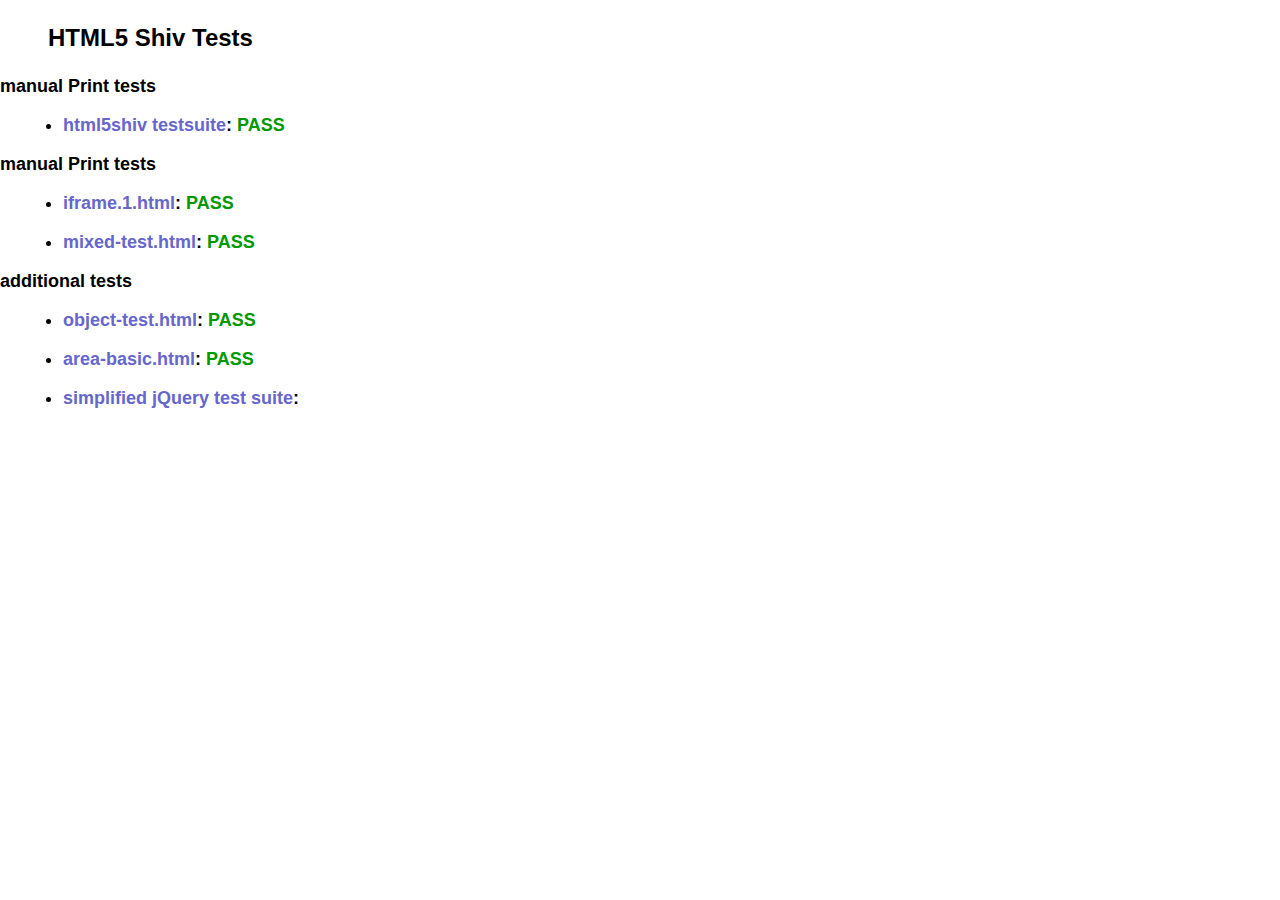
<file: ie/html5shiv/test/index.html>
<!doctype html>
<html>
	<head>
		<meta charset="utf-8">
		<title>IE&lt;9 HTML5 Shiv Tests</title>
		<link rel="stylesheet" href="style.css">
		<script src="../src/html5shiv-printshiv.js"></script>
	</head>
	<body>
		<h1>
			HTML5 Shiv Tests
		</h1>
		<h2>manual Print tests</h2>
		<ul>
			<li>
				<a href="html5shiv.html">html5shiv testsuite</a>: <span class="pass">PASS</span>
			</li>
			
		</ul>
		<h2>manual Print tests</h2>
		<ul>
			<li>
				<a href="iframe.1.html">iframe.1.html</a>: <span class="pass">PASS</span>
			</li>
			<li>
				<a href="mixed-test.html">mixed-test.html</a>: <span class="pass">PASS</span>
			</li>
			
		</ul>
		<h2>additional tests</h2>
		<ul>
			
			<li>
				<a href="object-test.html">object-test.html</a>: <span class="pass">PASS</span>
			</li>
			
			<li>
				<a href="highcharts/area-basic.html">area-basic.html</a>: <span class="pass">PASS</span>
			</li>
			<li>
				<a href="jquery-1.7.1/index.html">simplified jQuery test suite</a>:
			</li>
		</ul>
	<body>
</html>
</file>
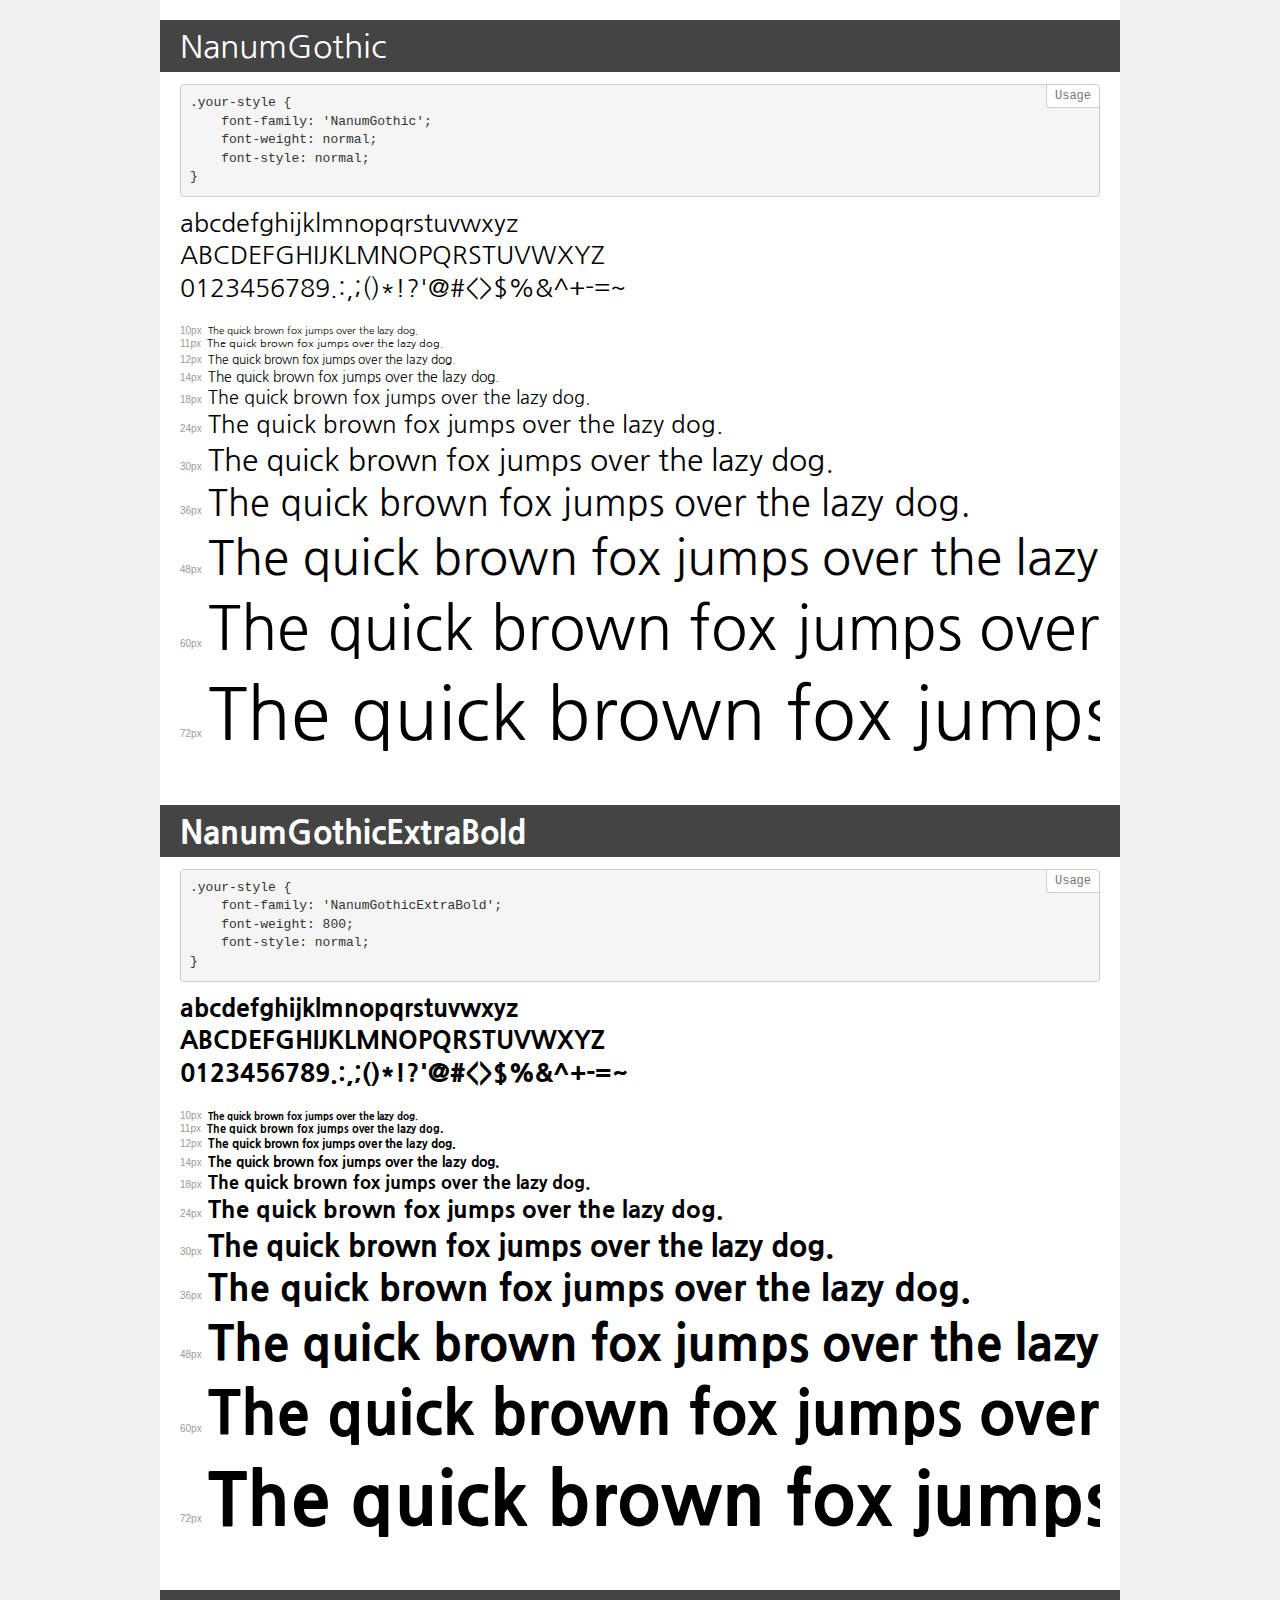
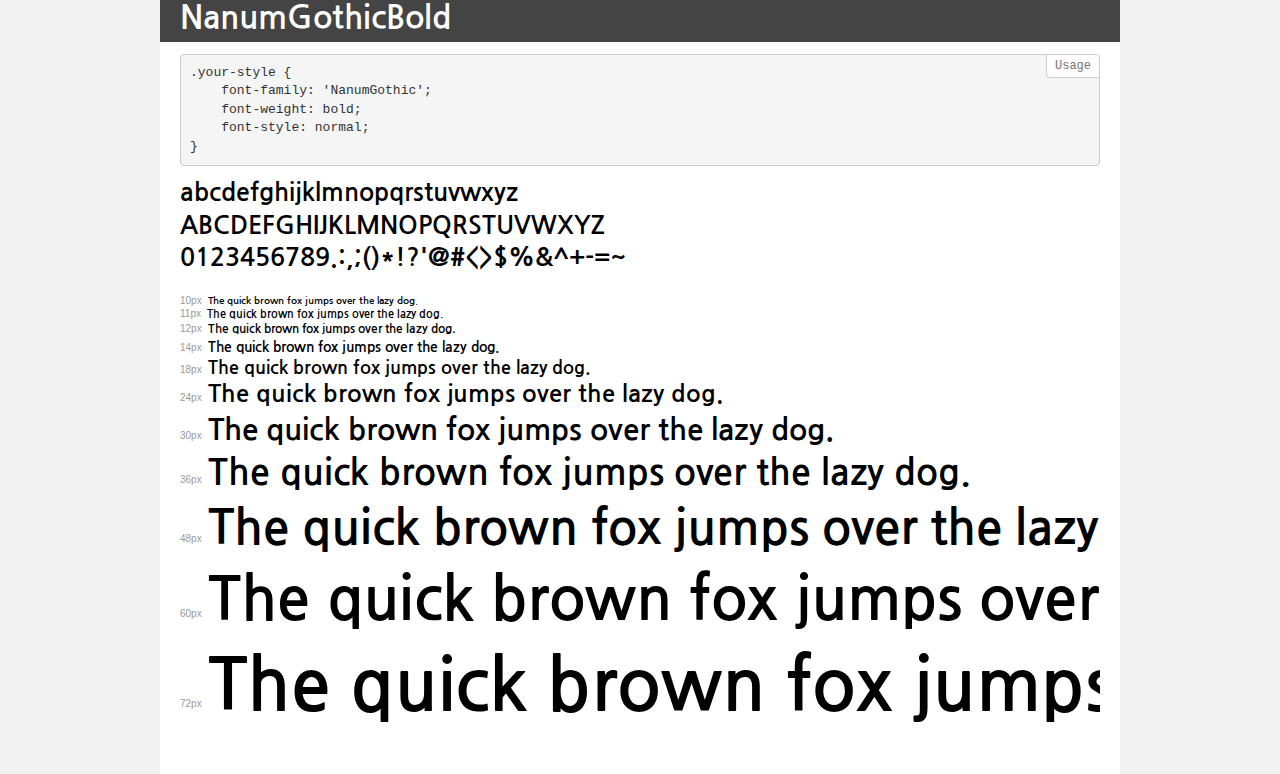
<file: fonts/demo.html>
<!DOCTYPE html>
<html>
<head>
    <meta charset="utf-8">
    <meta http-equiv="X-UA-Compatible" content="IE=edge">
    <meta name="viewport" content="width=device-width, initial-scale=1">
    <meta name="robots" content="noindex, noarchive">
    <meta name="format-detection" content="telephone=no">
    <title>Transfonter demo</title>
    <link href="stylesheet.css" rel="stylesheet">
    <style>
        /*
        http://meyerweb.com/eric/tools/css/reset/
        v2.0 | 20110126
        License: none (public domain)
        */
        html, body, div, span, applet, object, iframe,
        h1, h2, h3, h4, h5, h6, p, blockquote, pre,
        a, abbr, acronym, address, big, cite, code,
        del, dfn, em, img, ins, kbd, q, s, samp,
        small, strike, strong, sub, sup, tt, var,
        b, u, i, center,
        dl, dt, dd, ol, ul, li,
        fieldset, form, label, legend,
        table, caption, tbody, tfoot, thead, tr, th, td,
        article, aside, canvas, details, embed,
        figure, figcaption, footer, header, hgroup,
        menu, nav, output, ruby, section, summary,
        time, mark, audio, video {
            margin: 0;
            padding: 0;
            border: 0;
            font-size: 100%;
            font: inherit;
            vertical-align: baseline;
        }
        /* HTML5 display-role reset for older browsers */
        article, aside, details, figcaption, figure,
        footer, header, hgroup, menu, nav, section {
            display: block;
        }
        body {
            line-height: 1;
        }
        ol, ul {
            list-style: none;
        }
        blockquote, q {
            quotes: none;
        }
        blockquote:before, blockquote:after,
        q:before, q:after {
            content: '';
            content: none;
        }
        table {
            border-collapse: collapse;
            border-spacing: 0;
        }
        /* common styles */
        body {
            background: #f1f1f1;
            color: #000;
        }
        .page {
            background: #fff;
            width: 920px;
            margin: 0 auto;
            padding: 20px 20px 0 20px;
            overflow: hidden;
        }
        .font-container {
            overflow-x: auto;
            overflow-y: hidden;
            margin-bottom: 40px;
            line-height: 1.3;
            white-space: nowrap;
            padding-bottom: 5px;
        }
        h1 {
            position: relative;
            background: #444;
            font-size: 32px;
            color: #fff;
            padding: 10px 20px;
            margin: 0 -20px 12px -20px;
        }
        .letters {
            font-size: 25px;
            margin-bottom: 20px;
        }
        .s10:before {
            content: '10px';
        }
        .s11:before {
            content: '11px';
        }
        .s12:before {
            content: '12px';
        }
        .s14:before {
            content: '14px';
        }
        .s18:before {
            content: '18px';
        }
        .s24:before {
            content: '24px';
        }
        .s30:before {
            content: '30px';
        }
        .s36:before {
            content: '36px';
        }
        .s48:before {
            content: '48px';
        }
        .s60:before {
            content: '60px';
        }
        .s72:before {
            content: '72px';
        }
        .s10:before, .s11:before, .s12:before, .s14:before,
        .s18:before, .s24:before, .s30:before, .s36:before,
        .s48:before, .s60:before, .s72:before {
            font-family: Arial, sans-serif;
            font-size: 10px;
            font-weight: normal;
            font-style: normal;
            color: #999;
            padding-right: 6px;
        }
        pre {
            display: block;
            position: relative;
            padding: 9px;
            margin: 0 0 10px;
            font-family: Monaco, Menlo, Consolas, "Courier New", monospace !important;
            font-size: 13px;
            line-height: 1.428571429;
            color: #333;
            font-weight: normal !important;
            font-style: normal !important;
            background-color: #f5f5f5;
            border: 1px solid #ccc;
            overflow-x: auto;
            border-radius: 4px;
        }
        pre:after {
            display: block;
            position: absolute;
            right: 0;
            top: 0;
            content: 'Usage';
            line-height: 1;
            padding: 5px 8px;
            font-size: 12px;
            color: #767676;
            background-color: #fff;
            border: 1px solid #ccc;
            border-right: none;
            border-top: none;
            border-radius: 0 4px 0 4px;
            z-index: 10;
        }
        /* responsive */
        @media (max-width: 959px) {
            .page {
                width: auto;
                margin: 0;
            }
        }
    </style>
</head>
<body>
<div class="page">
    <div class="demo" style="font-family: 'NanumGothic'; font-weight: normal; font-style: normal;">
        <h1>NanumGothic</h1>
        <pre>.your-style {
    font-family: 'NanumGothic';
    font-weight: normal;
    font-style: normal;
}</pre>
        <div class="font-container">
            <p class="letters">
                abcdefghijklmnopqrstuvwxyz<br>
ABCDEFGHIJKLMNOPQRSTUVWXYZ<br>
                0123456789.:,;()*!?'@#<>$%&^+-=~
            </p>
            <p class="s10" style="font-size: 10px;">The quick brown fox jumps over the lazy dog.</p>
            <p class="s11" style="font-size: 11px;">The quick brown fox jumps over the lazy dog.</p>
            <p class="s12" style="font-size: 12px;">The quick brown fox jumps over the lazy dog.</p>
            <p class="s14" style="font-size: 14px;">The quick brown fox jumps over the lazy dog.</p>
            <p class="s18" style="font-size: 18px;">The quick brown fox jumps over the lazy dog.</p>
            <p class="s24" style="font-size: 24px;">The quick brown fox jumps over the lazy dog.</p>
            <p class="s30" style="font-size: 30px;">The quick brown fox jumps over the lazy dog.</p>
            <p class="s36" style="font-size: 36px;">The quick brown fox jumps over the lazy dog.</p>
            <p class="s48" style="font-size: 48px;">The quick brown fox jumps over the lazy dog.</p>
            <p class="s60" style="font-size: 60px;">The quick brown fox jumps over the lazy dog.</p>
            <p class="s72" style="font-size: 72px;">The quick brown fox jumps over the lazy dog.</p>
        </div>
    </div>
    <div class="demo" style="font-family: 'NanumGothicExtraBold'; font-weight: 800; font-style: normal;">
        <h1>NanumGothicExtraBold</h1>
        <pre>.your-style {
    font-family: 'NanumGothicExtraBold';
    font-weight: 800;
    font-style: normal;
}</pre>
        <div class="font-container">
            <p class="letters">
                abcdefghijklmnopqrstuvwxyz<br>
ABCDEFGHIJKLMNOPQRSTUVWXYZ<br>
                0123456789.:,;()*!?'@#<>$%&^+-=~
            </p>
            <p class="s10" style="font-size: 10px;">The quick brown fox jumps over the lazy dog.</p>
            <p class="s11" style="font-size: 11px;">The quick brown fox jumps over the lazy dog.</p>
            <p class="s12" style="font-size: 12px;">The quick brown fox jumps over the lazy dog.</p>
            <p class="s14" style="font-size: 14px;">The quick brown fox jumps over the lazy dog.</p>
            <p class="s18" style="font-size: 18px;">The quick brown fox jumps over the lazy dog.</p>
            <p class="s24" style="font-size: 24px;">The quick brown fox jumps over the lazy dog.</p>
            <p class="s30" style="font-size: 30px;">The quick brown fox jumps over the lazy dog.</p>
            <p class="s36" style="font-size: 36px;">The quick brown fox jumps over the lazy dog.</p>
            <p class="s48" style="font-size: 48px;">The quick brown fox jumps over the lazy dog.</p>
            <p class="s60" style="font-size: 60px;">The quick brown fox jumps over the lazy dog.</p>
            <p class="s72" style="font-size: 72px;">The quick brown fox jumps over the lazy dog.</p>
        </div>
    </div>
    <div class="demo" style="font-family: 'NanumGothic'; font-weight: bold; font-style: normal;">
        <h1>NanumGothicBold</h1>
        <pre>.your-style {
    font-family: 'NanumGothic';
    font-weight: bold;
    font-style: normal;
}</pre>
        <div class="font-container">
            <p class="letters">
                abcdefghijklmnopqrstuvwxyz<br>
ABCDEFGHIJKLMNOPQRSTUVWXYZ<br>
                0123456789.:,;()*!?'@#<>$%&^+-=~
            </p>
            <p class="s10" style="font-size: 10px;">The quick brown fox jumps over the lazy dog.</p>
            <p class="s11" style="font-size: 11px;">The quick brown fox jumps over the lazy dog.</p>
            <p class="s12" style="font-size: 12px;">The quick brown fox jumps over the lazy dog.</p>
            <p class="s14" style="font-size: 14px;">The quick brown fox jumps over the lazy dog.</p>
            <p class="s18" style="font-size: 18px;">The quick brown fox jumps over the lazy dog.</p>
            <p class="s24" style="font-size: 24px;">The quick brown fox jumps over the lazy dog.</p>
            <p class="s30" style="font-size: 30px;">The quick brown fox jumps over the lazy dog.</p>
            <p class="s36" style="font-size: 36px;">The quick brown fox jumps over the lazy dog.</p>
            <p class="s48" style="font-size: 48px;">The quick brown fox jumps over the lazy dog.</p>
            <p class="s60" style="font-size: 60px;">The quick brown fox jumps over the lazy dog.</p>
            <p class="s72" style="font-size: 72px;">The quick brown fox jumps over the lazy dog.</p>
        </div>
    </div>
</div>
</body>
</html>
</file>
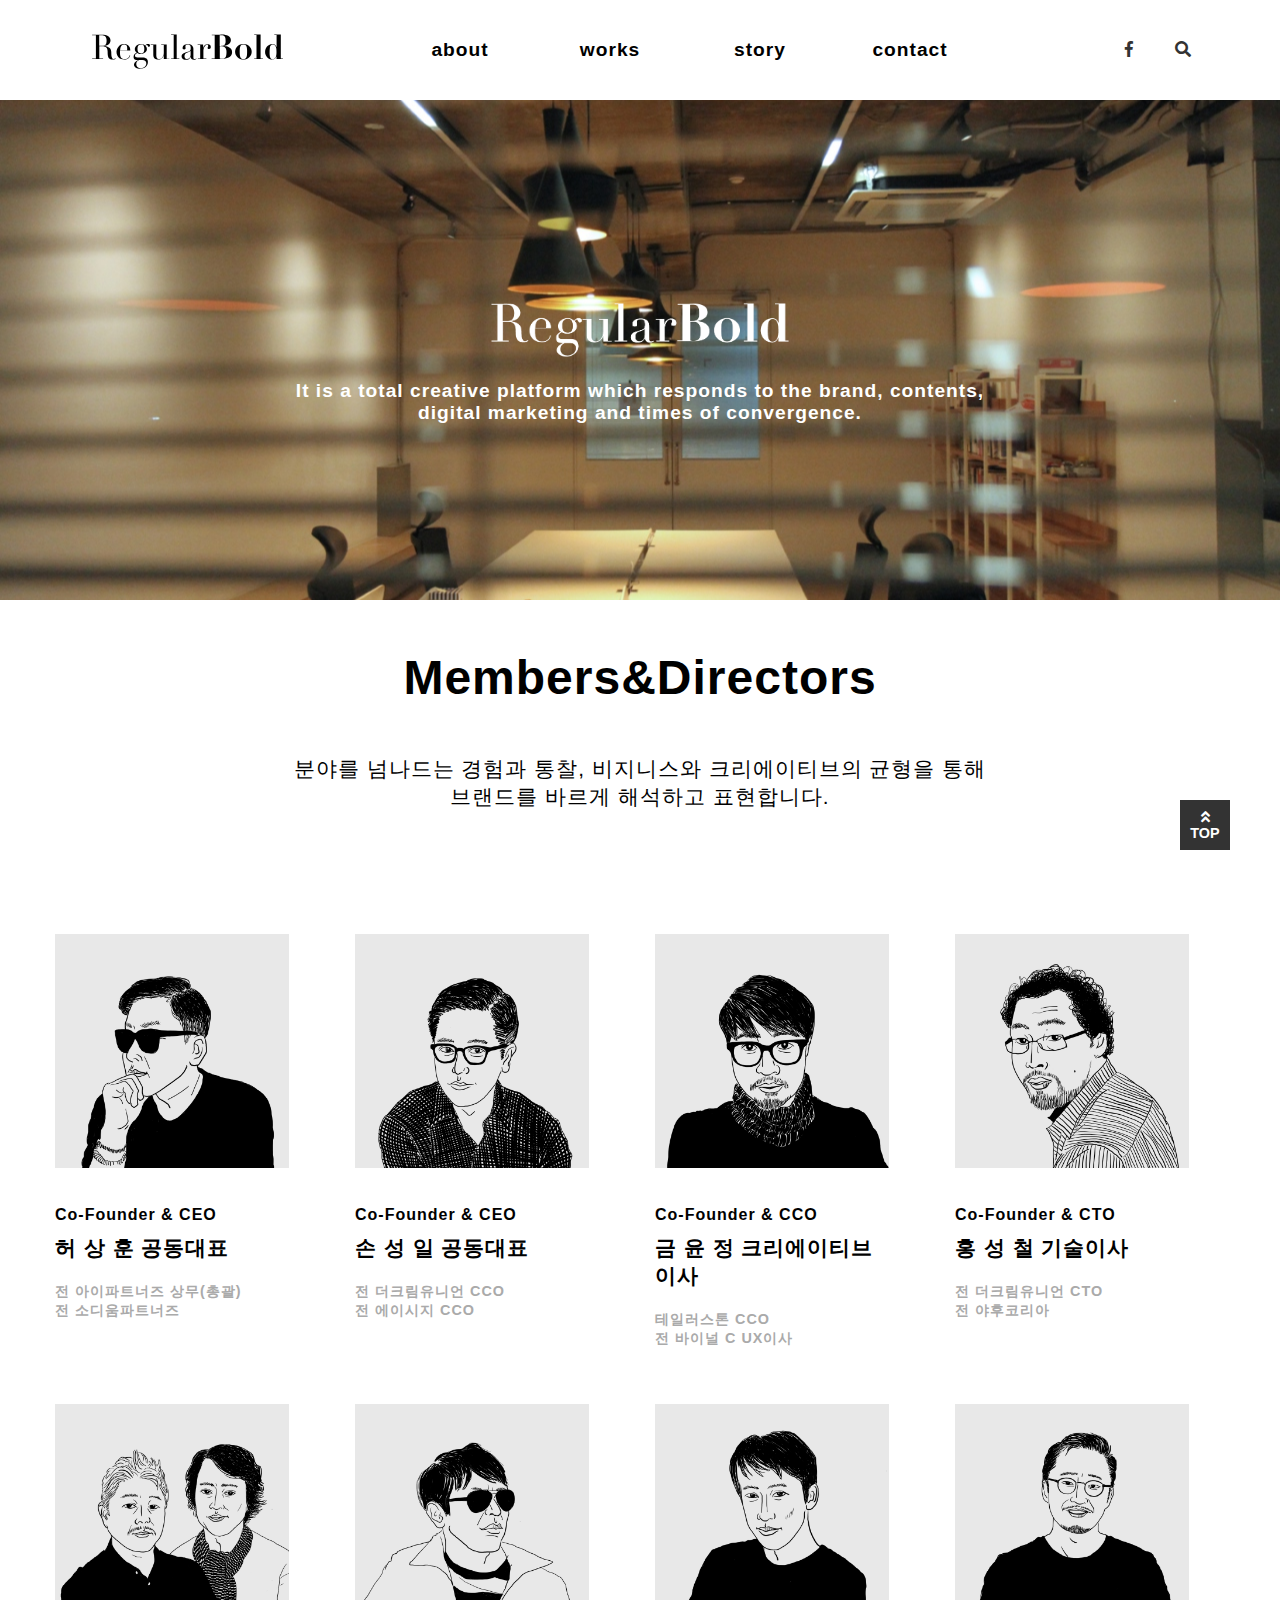
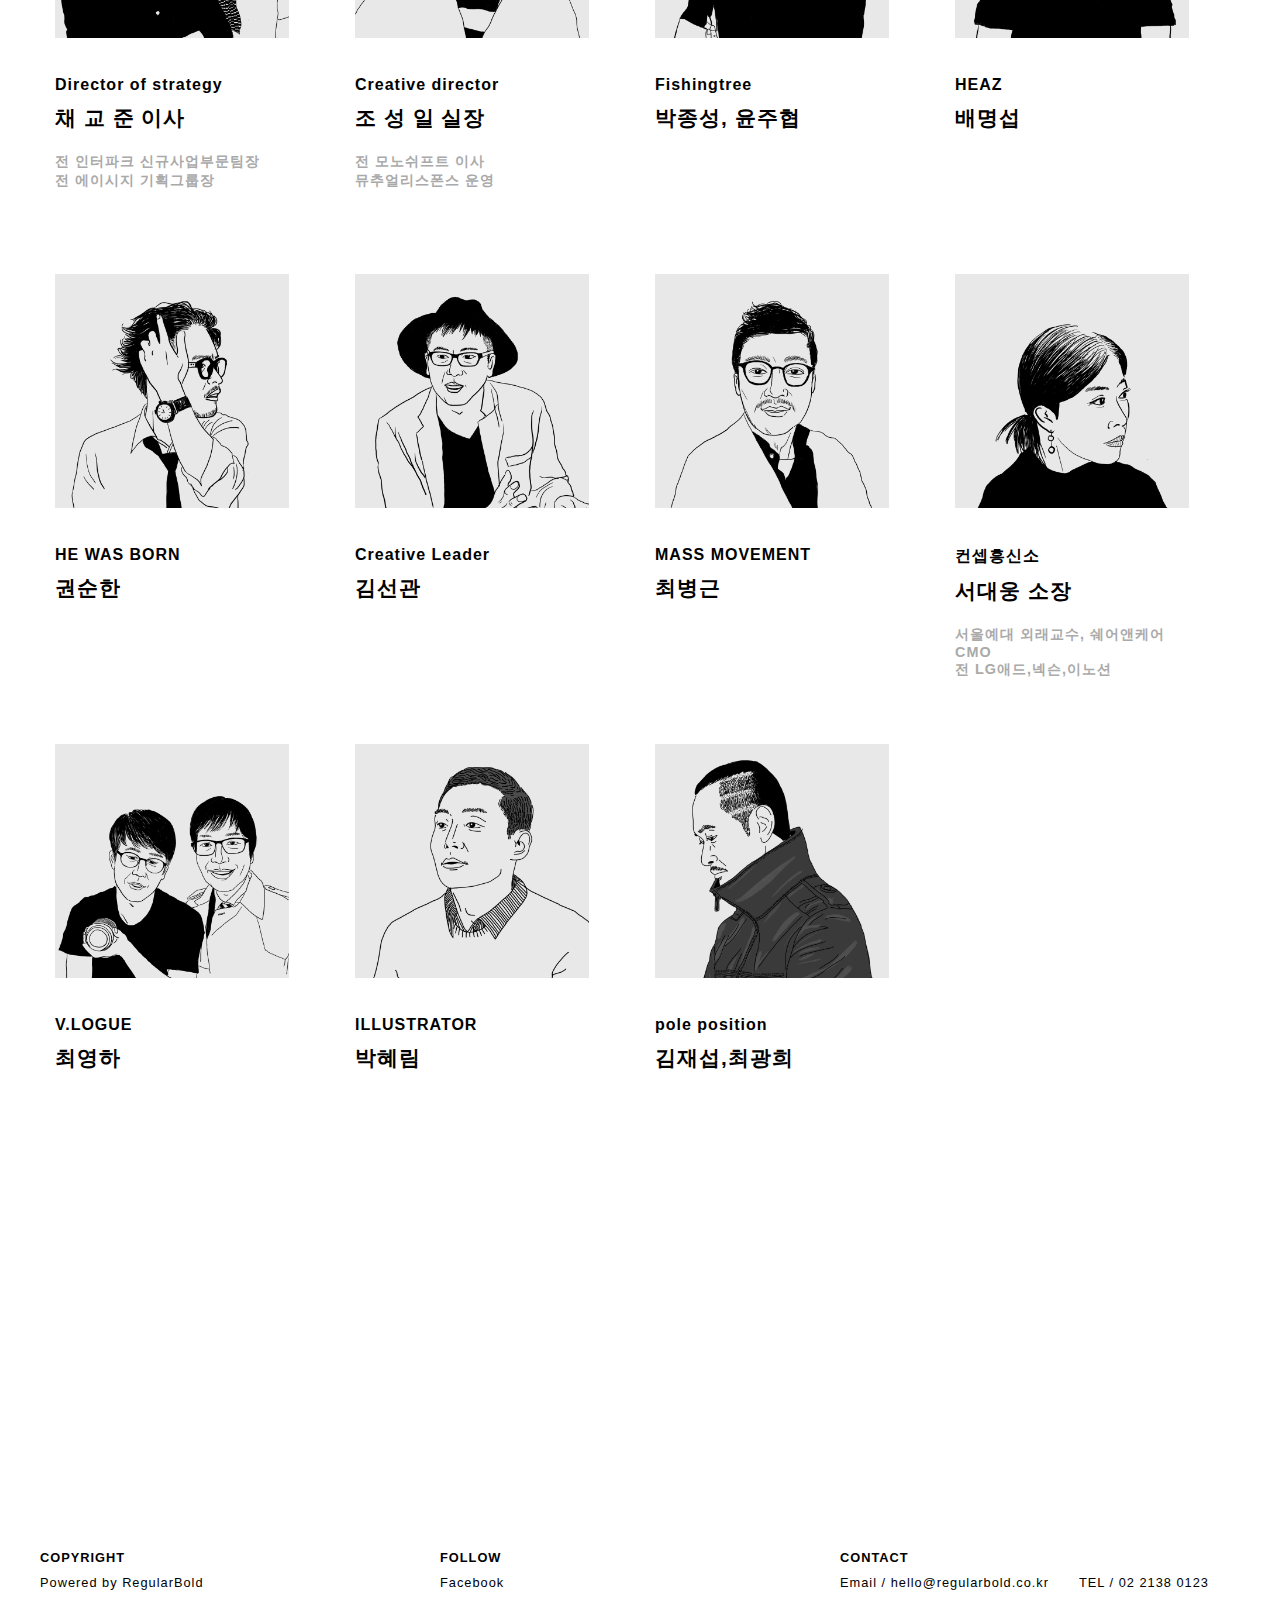
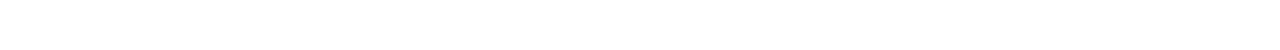
<file: html/about.html>
<!DOCTYPE html>
<!-- paul warmer.html-->
<html lang="ko-KR">
<head>
	<meta charset="UTF-8" />
	<meta http-equiv="X-UA-Compatible" content="IE=edge" />
	<!-- meta:vp -->
	<meta name="viewport" 
	content="width=device-width, user-scalable=no, 
	initial-scale=1.0, maximum-scale=1.0, minimum-scale=1.0">
	<!--import css-->
	<link rel="stylesheet" href="../css/base/reset.css" />
	<link rel="stylesheet" href="../css/src/about/about_all.css" />
	<link rel="stylesheet" href="../fontawesome5/css/all.css" />
	<!--favicon-->
	<link rel="apple-touch-icon" href="../img/favicon.png" />
	<link rel="shortcut icon" type="image/x-icon" href="../img/favicon.png" />

	<title>Regular Bold</title>
</head>
<body>
<button type="button" class="topBtn"><i class="fas fa-angle-double-up"></i>TOP</button>
	<div id="wrap">	
		<header class="headBox">
		</header>
		<section class="introBox">
			<h2></h2>
			<p>It is a total creative platform which responds to the brand, contents,<br/>
			digital marketing and times of convergence.</p>
		</section>
		<section class="memberBox">
			<h2>Members&Directors</h2>
			<p>분야를 넘나드는 경험과 통찰, 비지니스와 크리에이티브의 균형을 통해<br/>
			브랜드를 바르게 해석하고 표현합니다.</p>
			<ul class="memberPic">
				<li>
					<dl>
						<div></div>
						<dt>Co-Founder & CEO</dt>
						<dd>허 상 훈 공동대표</dd>
						<dd>전 아이파트너즈 상무(총괄)</dd>
						<dd>전 소디움파트너즈</dd>
					</dl>
				</li>
				<li>
					<dl>
						<div></div>
						<dt>Co-Founder & CEO</dt>
						<dd>손 성 일 공동대표</dd>
						<dd>전 더크림유니언 CCO</dd>
						<dd>전 에이시지 CCO</dd>
					</dl>
				</li>
				<li>
					<dl>
						<div></div>
						<dt>Co-Founder & CCO</dt>
						<dd>금 윤 정 크리에이티브 이사</dd>
						<dd>테일러스톤 CCO</dd>
						<dd>전 바이널 C UX이사</dd>
					</dl>
				</li>
				<li>
					<dl>
						<div></div>
						<dt>Co-Founder & CTO</dt>
						<dd>홍 성 철 기술이사</dd>
						<dd>전 더크림유니언 CTO</dd>
						<dd>전 야후코리아</dd>
					</dl>
				</li>
				<li>
					<dl>
						<div></div>
						<dt>Director of strategy</dt>
						<dd>채 교 준 이사</dd>
						<dd>전 인터파크 신규사업부문팀장</dd>
						<dd>전 에이시지 기획그룹장</dd>
					</dl>
				</li>
				<li>
					<dl>
						<div></div>
						<dt>Creative director</dt>
						<dd>조 성 일 실장</dd>
						<dd>전 모노쉬프트 이사</dd>
						<dd>뮤추얼리스폰스 운영</dd>
					</dl>
				</li>
				<li>
					<dl>
						<div></div>
						<dt>Fishingtree</dt>
						<dd>박종성, 윤주협</dd>
					</dl>
				</li>
				<li>
					<dl>
						<div></div>
						<dt>HEAZ</dt>
						<dd>배명섭</dd>
					</dl>
				</li>
				<li>
					<dl>
						<div></div>
						<dt>HE WAS BORN</dt>
						<dd>권순한</dd>
					</dl>
				</li>
				<li>
					<dl>
						<div></div>
						<dt>Creative Leader</dt>
						<dd>김선관</dd>
					</dl>
				</li>
				<li>
					<dl>
						<div></div>
						<dt>MASS MOVEMENT</dt>
						<dd>최병근</dd>
					</dl>
				</li>
				<li>
					<dl>
						<div></div>
						<dt>컨셉흥신소</dt>
						<dd>서대웅 소장</dd>
						<dd>서울예대 외래교수, 쉐어앤케어CMO</dd>
						<dd>전 LG애드,넥슨,이노션</dd>
					</dl>
				</li>
				<li>
					<dl>
						<div></div>
						<dt>V.LOGUE</dt>
						<dd>최영하</dd>
					</dl>
				</li>
				<li>
					<dl>
						<div></div>
						<dt>ILLUSTRATOR</dt>
						<dd>박혜림</dd>
					</dl>
				</li>
				<li>
					<dl>
						<div></div>
						<dt>pole position</dt>
						<dd>김재섭,최광희</dd>
					</dl>
				</li>
			</ul>
		</section>
		<footer class="footBox">
		</footer>
	</div>
</body>
<script src="../js/base/jquery-3.3.1.min.js"></script>
<script src="../js/base/jquery-ui.min.js"></script>
<script src="../js/src/regular.js"></script>
<script>
    (function($){
      var headBox = $('.headBox');
      var footBox = $('.footBox');
      headBox.load('headBox.html');
      footBox.load('footBox.html');
    })(jQuery);
</script>
</file>
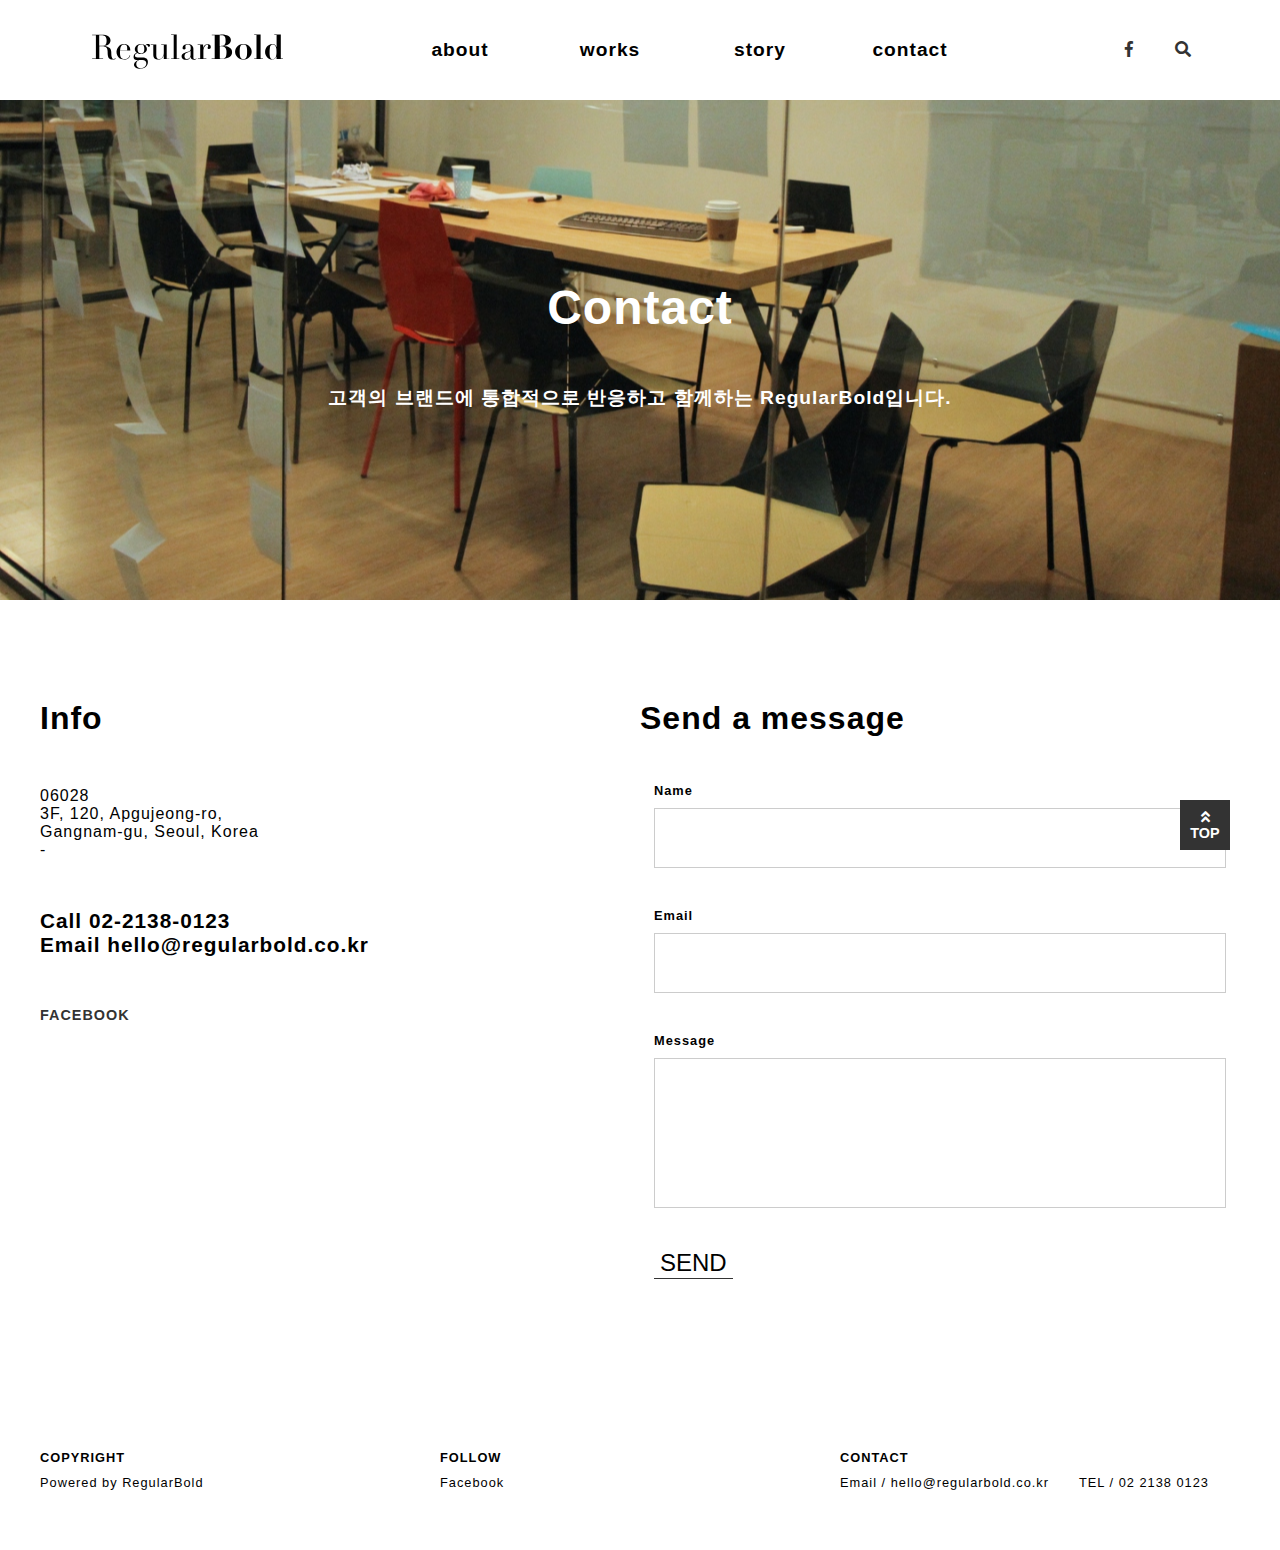
<file: html/contact.html>
<!DOCTYPE html>
<!-- paul warmer.html-->
<html lang="ko-KR">
<head>
	<meta charset="UTF-8" />
	<meta http-equiv="X-UA-Compatible" content="IE=edge" />
	<!-- meta:vp -->
	<meta name="viewport" 
	content="width=device-width, user-scalable=no, 
	initial-scale=1.0, maximum-scale=1.0, minimum-scale=1.0">
	<!--import css-->
	<link rel="stylesheet" href="../css/base/reset.css" />
	<link rel="stylesheet" href="../css/src/contact/contact_all.css" />
	<link rel="stylesheet" href="../fontawesome5/css/all.css" />
	<!--favicon-->
	<link rel="apple-touch-icon" href="../img/favicon.png" />
	<link rel="shortcut icon" type="image/x-icon" href="../img/favicon.png" />

	<title>Regular Bold</title>
</head>
<body>
<button type="button" class="topBtn"><i class="fas fa-angle-double-up"></i>TOP</button>
	<div id="wrap">	
		<header class="headBox">
		</header>
		<section class="contactBox">
			<h2>Contact</h2>
			<p>고객의 브랜드에 통합적으로 반응하고 함께하는 RegularBold입니다.</p>
		</section>
		<section class="customerBox">
			<ul>
				<li>
					<h2>Info</h2>
					<address>06028<br />
					3F, 120, Apgujeong-ro,<br />
					Gangnam-gu, Seoul, Korea<br />
					-
					</address>
					<p>Call 02-2138-0123<br />
					Email hello@regularbold.co.kr</p>
					<p><a href="#">FACEBOOK</a></p>
				</li>
				<li>
					<h2>Send a message</h2>
 					<form action="#" method="post">
      		<fieldset>
      		<p class="name">Name</p>
          <input type="text" value="" name="name" id="name" />
          <p class="email">Email</p>
          <input type="email" value="" name="email" id="email" />
          <p class="message">Message</p>
          <input type="message" value="" name="message" id="message" />
        
        <button type="button" class="send">send</button>
      	</fieldset>
    		</form>
				</li>
			</ul>
		</section>
		<footer class="footBox">
		</footer>
	</div>
</body>
<script src="../js/base/jquery-3.3.1.min.js"></script>
<script src="../js/base/jquery-ui.min.js"></script>
<script src="../js/src/regular.js"></script>
<script>
    (function($){
      var headBox = $('.headBox');
      var footBox = $('.footBox');
      headBox.load('headBox.html');
      footBox.load('footBox.html');
    })(jQuery);
</script>
</file>
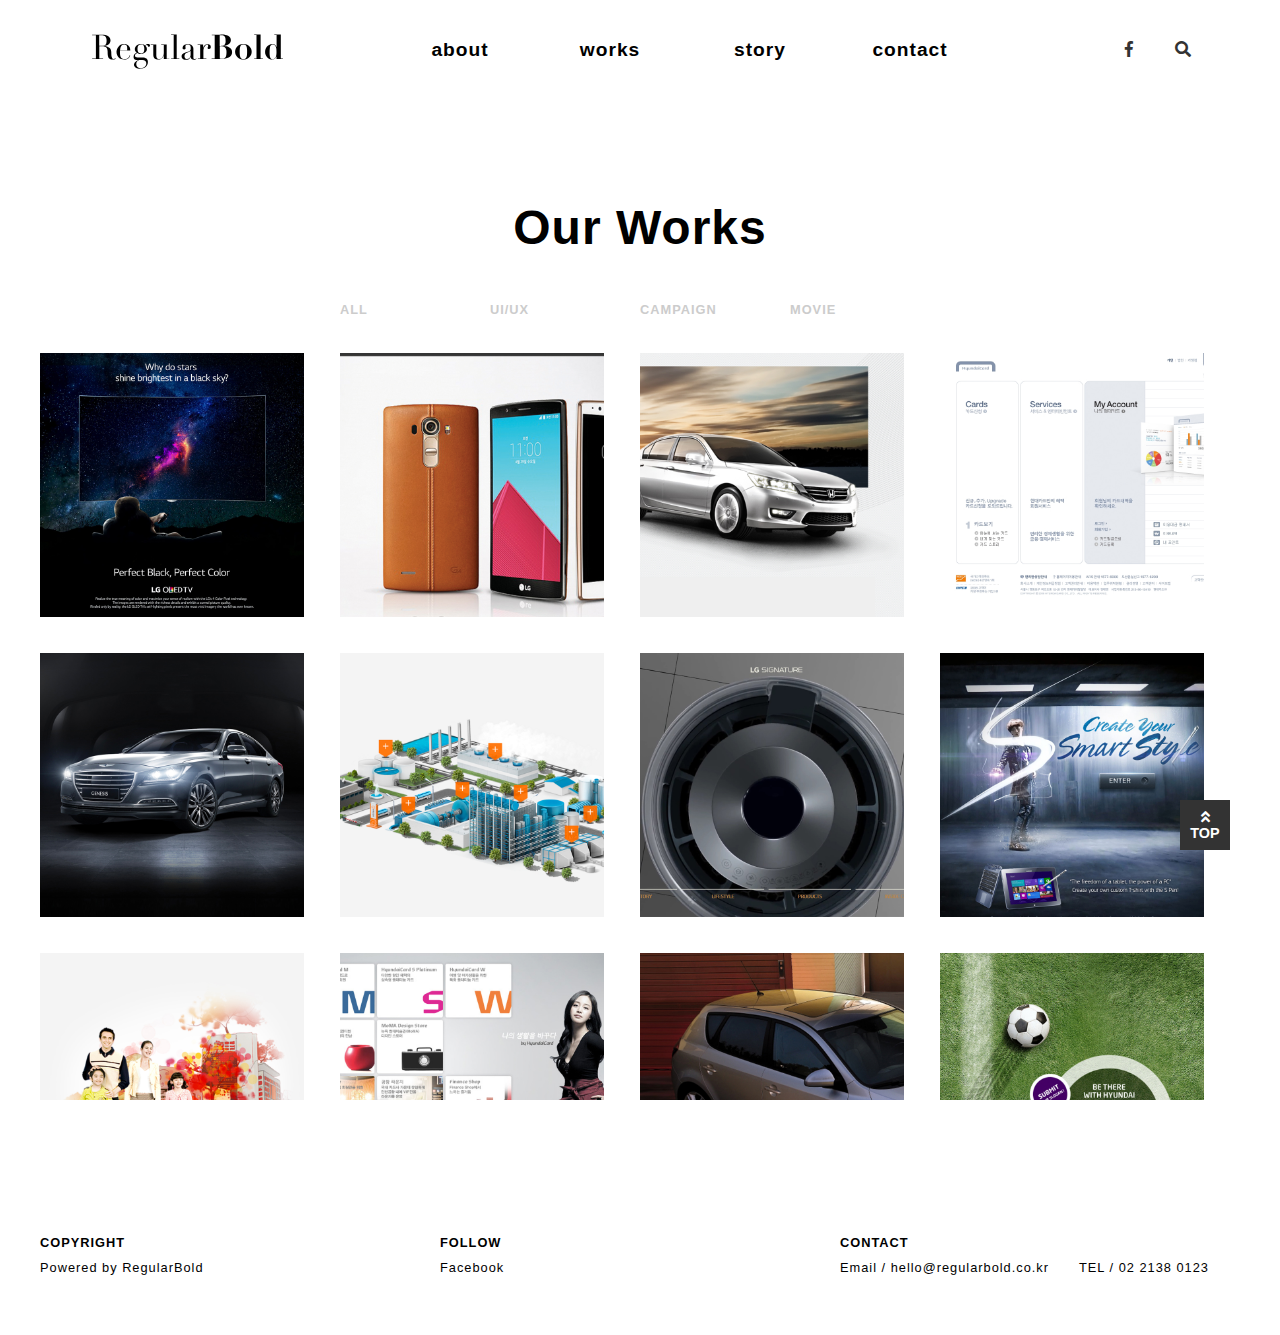
<file: html/works.html>
<!DOCTYPE html>
<!-- paul warmer.html-->
<html lang="ko-KR">
<head>
	<meta charset="UTF-8" />
	<meta http-equiv="X-UA-Compatible" content="IE=edge" />
	<!-- meta:vp -->
	<meta name="viewport" 
	content="width=device-width, user-scalable=no, 
	initial-scale=1.0, maximum-scale=1.0, minimum-scale=1.0">
	<!--import css-->
	<link rel="stylesheet" href="../css/base/reset.css" />
	<link rel="stylesheet" href="../css/src/works/all_works.css" />
	<link rel="stylesheet" href="../fontawesome5/css/all.css" />
	<!--favicon-->
	<link rel="apple-touch-icon" href="../img/favicon.png" />
	<link rel="shortcut icon" type="image/x-icon" href="../img/favicon.png" />

	<title>Regular Bold</title>
</head>
<body>
<button type="button" class="topBtn"><i class="fas fa-angle-double-up"></i>TOP</button>
	<div id="wrap">	
		<header class="headBox">
		</header>
		<section class="worksBox">
			<h2>Our Works</h2>
			<div class="title">
				<ul>
					<li class="active"><a href="#">ALL</a></li>
					<li><a href="#">UI/UX</a></li>
					<li><a href="#">CAMPAIGN</a></li>
					<li><a href="#">MOVIE</a></li>
				</ul>
			</div>
			<div class="content active">
				<ul class="contentUl">
					<li>
						<dl>
							<dt>Philips Sonicare Kids Package</dt>
							<dd>HEAZ</dd>
						</dl>
					</li>
					<li>
						<dl>
							<dt>The Cleanivet</dt>
							<dd>HEAZ</dd>
						</dl>
					</li>
					<li>
						<dl>
							<dt>Illustrator</dt>
							<dd>박혜림</dd>
						</dl>
					</li>
					<li>
						<dl>
							<dt>에로코바 catalog</dt>
							<dd>MASSMOVEMENT</dd>
						</dl>
					</li>
					<li>
						<dl>
							<dt>삼성 스마트 PC with EXO</dt>
							<dd>FISHINGTREES</dd>
						</dl>
					</li>
					<li>
						<dl>
							<dt>스퀘어드캠페인</dt>
							<dd>FISHINGTREES</dd>
						</dl>
					</li>
					<li>
						<dl>
							<dt>스퀘어드캠페인</dt>
							<dd>Movie</dd>
						</dl>
					</li>
					<li>
						<dl>
							<dt>Illustrator</dt>
							<dd>박혜림</dd>
						</dl>
					</li>
					<li>
						<dl>
							<dt>삼성 스마트 PC with EXO</dt>
							<dd>FISHINGTREES</dd>
						</dl>
					</li>
					<li>
						<dl>
							<dt>스퀘어드캠페인</dt>
							<dd>FISHINGTREES</dd>
						</dl>
					</li>
					<li>
						<dl>
							<dt>스퀘어드캠페인</dt>
							<dd>Movie</dd>
						</dl>
					</li>
					<li>
						<dl>
							<dt>Illustrator</dt>
							<dd>박혜림</dd>
						</dl>
					</li>
				</ul>
				<ul class="contentUl">
					<li>
						<dl>
							<dt>Philips Sonicare Kids Package</dt>
							<dd>HEAZ</dd>
						</dl>
					</li>
					<li>
						<dl>
							<dt>The Cleanivet</dt>
							<dd>HEAZ</dd>
						</dl>
					</li>
					<li>
						<dl>
							<dt>Illustrator</dt>
							<dd>박혜림</dd>
						</dl>
					</li>
					<li>
						<dl>
							<dt>에로코바 catalog</dt>
							<dd>MASSMOVEMENT</dd>
						</dl>
					</li>
					<li>
						<dl>
							<dt>삼성 스마트 PC with EXO</dt>
							<dd>FISHINGTREES</dd>
						</dl>
					</li>
					<li>
						<dl>
							<dt>스퀘어드캠페인</dt>
							<dd>FISHINGTREES</dd>
						</dl>
					</li>
					<li>
						<dl>
							<dt>스퀘어드캠페인</dt>
							<dd>Movie</dd>
						</dl>
					</li>
					<li>
						<dl>
							<dt>Illustrator</dt>
							<dd>박혜림</dd>
						</dl>
					</li>
				</ul>
				<ul class="contentUl">
					<li>
						<dl>
							<dt>Philips Sonicare Kids Package</dt>
							<dd>HEAZ</dd>
						</dl>
					</li>
					<li>
						<dl>
							<dt>The Cleanivet</dt>
							<dd>HEAZ</dd>
						</dl>
					</li>
					<li>
						<dl>
							<dt>Illustrator</dt>
							<dd>박혜림</dd>
						</dl>
					</li>
					<li>
						<dl>
							<dt>에로코바 catalog</dt>
							<dd>MASSMOVEMENT</dd>
						</dl>
					</li>
					<li>
						<dl>
							<dt>삼성 스마트 PC with EXO</dt>
							<dd>FISHINGTREES</dd>
						</dl>
					</li>
					<li>
						<dl>
							<dt>스퀘어드캠페인</dt>
							<dd>FISHINGTREES</dd>
						</dl>
					</li>
					<li>
						<dl>
							<dt>스퀘어드캠페인</dt>
							<dd>Movie</dd>
						</dl>
					</li>
					<li>
						<dl>
							<dt>Illustrator</dt>
							<dd>박혜림</dd>
						</dl>
					</li>
				</ul>
				<ul class="contentUl">
					<li>
						<dl>
							<dt>Philips Sonicare Kids Package</dt>
							<dd>HEAZ</dd>
						</dl>
					</li>
					<li>
						<dl>
							<dt>The Cleanivet</dt>
							<dd>HEAZ</dd>
						</dl>
					</li>
					<li>
						<dl>
							<dt>Illustrator</dt>
							<dd>박혜림</dd>
						</dl>
					</li>
					<li>
						<dl>
							<dt>에로코바 catalog</dt>
							<dd>MASSMOVEMENT</dd>
						</dl>
					</li>
					<li>
						<dl>
							<dt>삼성 스마트 PC with EXO</dt>
							<dd>FISHINGTREES</dd>
						</dl>
					</li>
					<li>
						<dl>
							<dt>스퀘어드캠페인</dt>
							<dd>FISHINGTREES</dd>
						</dl>
					</li>
					<li>
						<dl>
							<dt>스퀘어드캠페인</dt>
							<dd>Movie</dd>
						</dl>
					</li>
					<li>
						<dl>
							<dt>Illustrator</dt>
							<dd>박혜림</dd>
						</dl>
					</li>
				</ul>
			</div>
		</section>
		<footer class="footBox">
		</footer>
	</div>
</body>
<script src="../js/base/jquery-3.3.1.min.js"></script>
<script src="../js/base/jquery-ui.min.js"></script>
<script src="../js/src/regular.js"></script>
<script>
    (function($){
      var headBox = $('.headBox');
      var footBox = $('.footBox');
      headBox.load('headBox.html');
      footBox.load('footBox.html');
    })(jQuery);
</script>
</file>
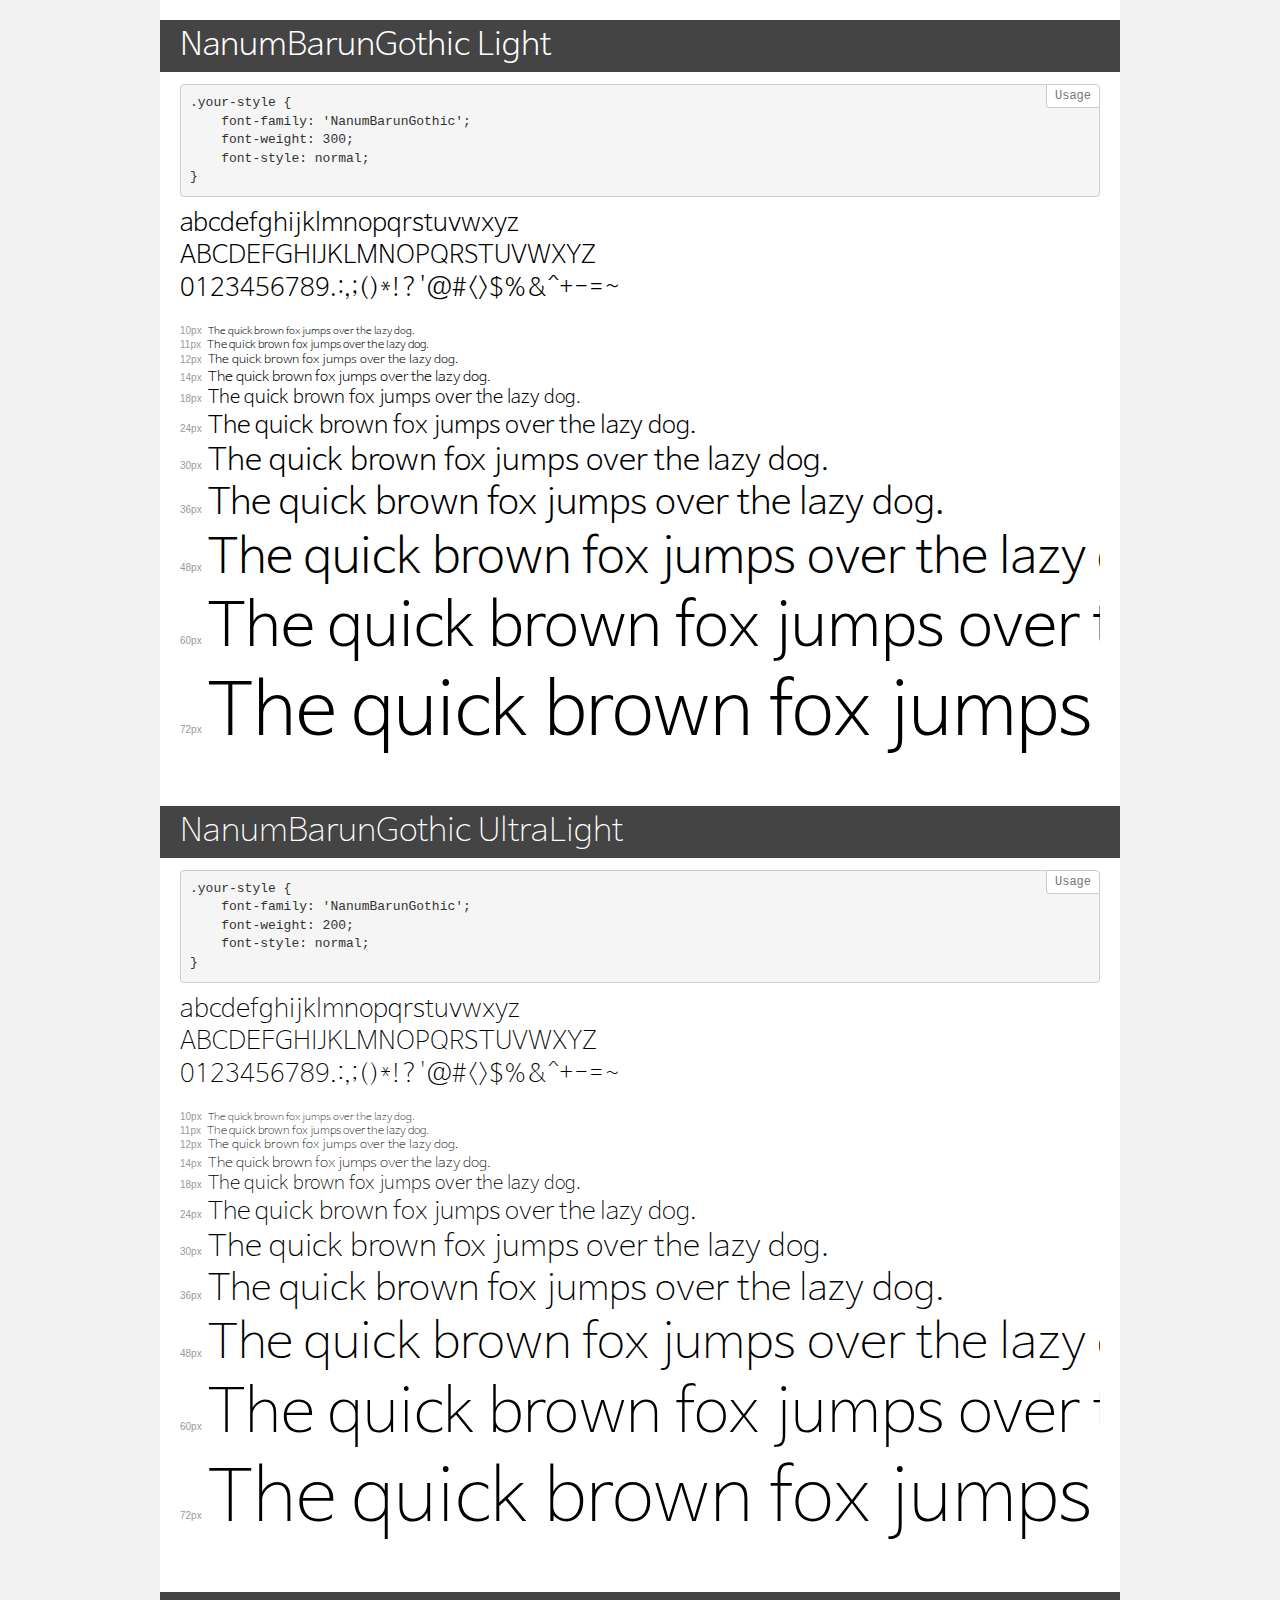
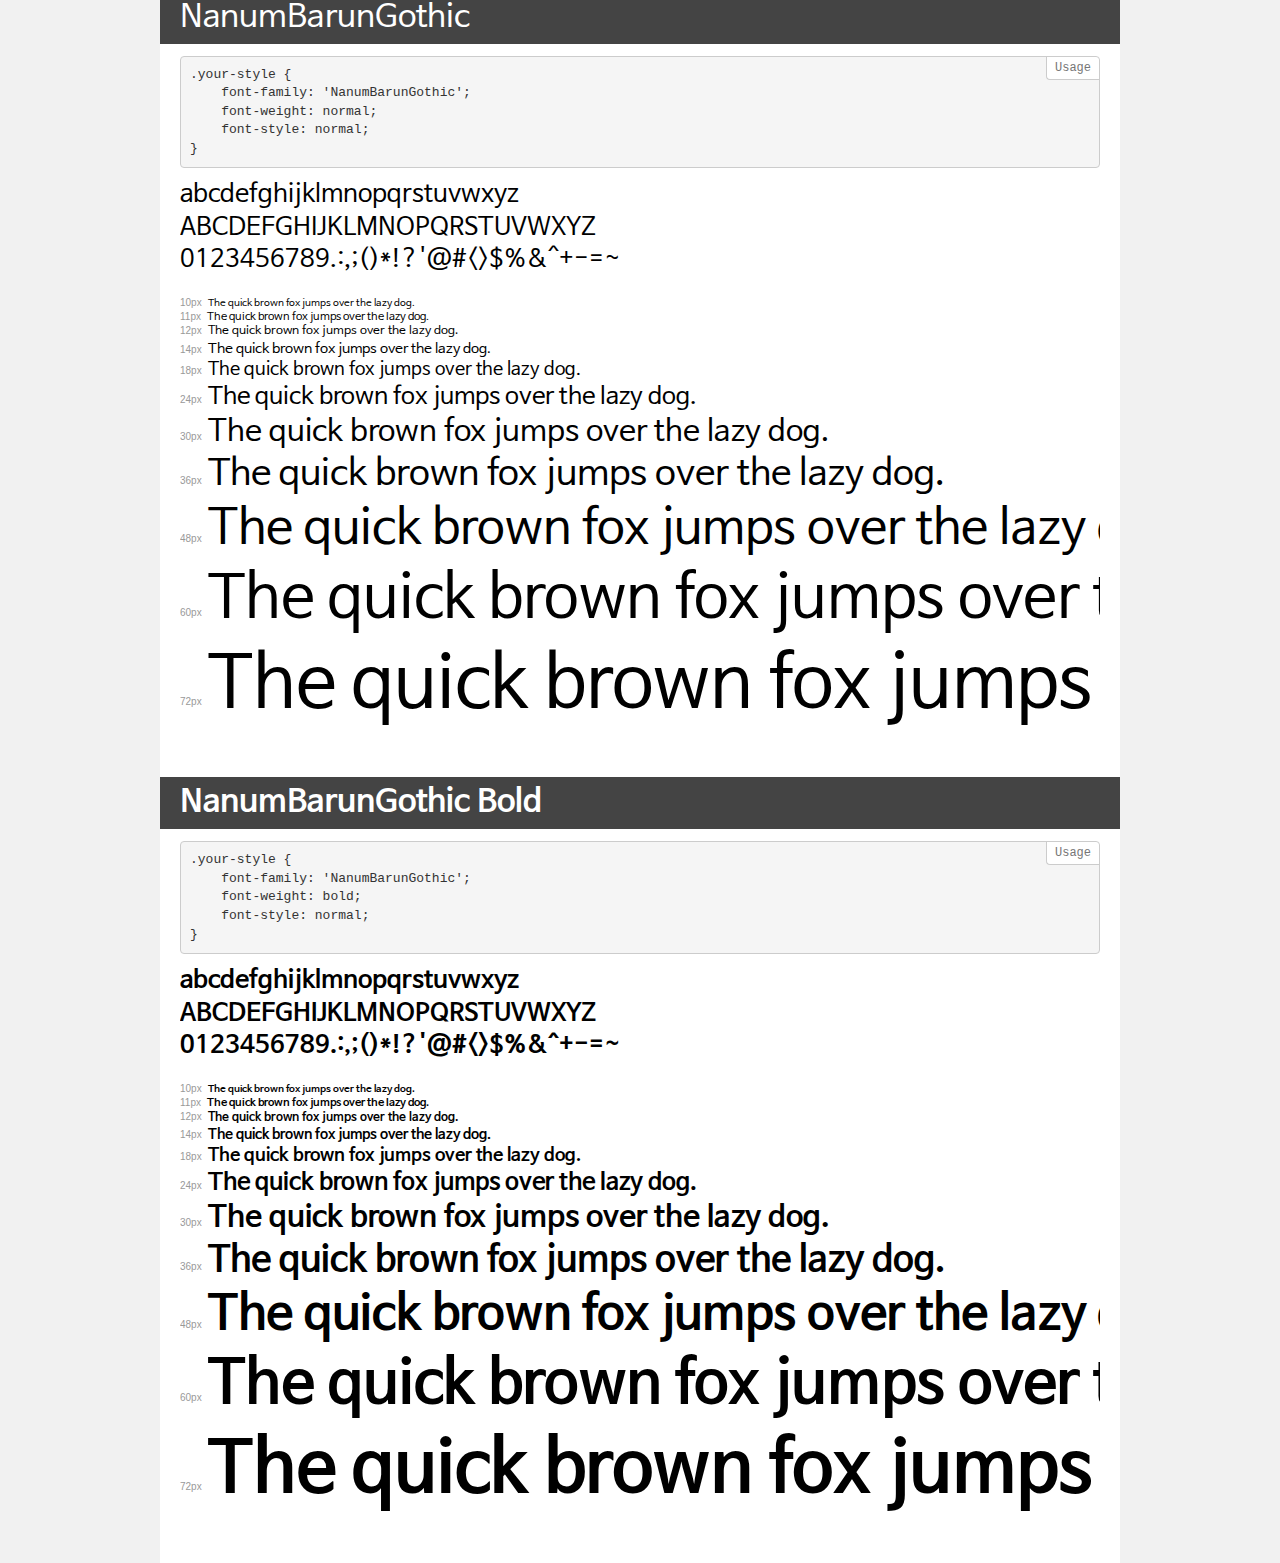
<file: fonts/nanum/demo.html>
<!DOCTYPE html>
<html>
<head>
    <meta charset="utf-8">
    <meta http-equiv="X-UA-Compatible" content="IE=edge">
    <meta name="viewport" content="width=device-width, initial-scale=1">
    <meta name="robots" content="noindex, noarchive">
    <meta name="format-detection" content="telephone=no">
    <title>Transfonter demo</title>
    <link href="stylesheet.css" rel="stylesheet">
    <style>
        /*
        http://meyerweb.com/eric/tools/css/reset/
        v2.0 | 20110126
        License: none (public domain)
        */
        html, body, div, span, applet, object, iframe,
        h1, h2, h3, h4, h5, h6, p, blockquote, pre,
        a, abbr, acronym, address, big, cite, code,
        del, dfn, em, img, ins, kbd, q, s, samp,
        small, strike, strong, sub, sup, tt, var,
        b, u, i, center,
        dl, dt, dd, ol, ul, li,
        fieldset, form, label, legend,
        table, caption, tbody, tfoot, thead, tr, th, td,
        article, aside, canvas, details, embed,
        figure, figcaption, footer, header, hgroup,
        menu, nav, output, ruby, section, summary,
        time, mark, audio, video {
            margin: 0;
            padding: 0;
            border: 0;
            font-size: 100%;
            font: inherit;
            vertical-align: baseline;
        }
        /* HTML5 display-role reset for older browsers */
        article, aside, details, figcaption, figure,
        footer, header, hgroup, menu, nav, section {
            display: block;
        }
        body {
            line-height: 1;
        }
        ol, ul {
            list-style: none;
        }
        blockquote, q {
            quotes: none;
        }
        blockquote:before, blockquote:after,
        q:before, q:after {
            content: '';
            content: none;
        }
        table {
            border-collapse: collapse;
            border-spacing: 0;
        }
        /* common styles */
        body {
            background: #f1f1f1;
            color: #000;
        }
        .page {
            background: #fff;
            width: 920px;
            margin: 0 auto;
            padding: 20px 20px 0 20px;
            overflow: hidden;
        }
        .font-container {
            overflow-x: auto;
            overflow-y: hidden;
            margin-bottom: 40px;
            line-height: 1.3;
            white-space: nowrap;
            padding-bottom: 5px;
        }
        h1 {
            position: relative;
            background: #444;
            font-size: 32px;
            color: #fff;
            padding: 10px 20px;
            margin: 0 -20px 12px -20px;
        }
        .letters {
            font-size: 25px;
            margin-bottom: 20px;
        }
        .s10:before {
            content: '10px';
        }
        .s11:before {
            content: '11px';
        }
        .s12:before {
            content: '12px';
        }
        .s14:before {
            content: '14px';
        }
        .s18:before {
            content: '18px';
        }
        .s24:before {
            content: '24px';
        }
        .s30:before {
            content: '30px';
        }
        .s36:before {
            content: '36px';
        }
        .s48:before {
            content: '48px';
        }
        .s60:before {
            content: '60px';
        }
        .s72:before {
            content: '72px';
        }
        .s10:before, .s11:before, .s12:before, .s14:before,
        .s18:before, .s24:before, .s30:before, .s36:before,
        .s48:before, .s60:before, .s72:before {
            font-family: Arial, sans-serif;
            font-size: 10px;
            font-weight: normal;
            font-style: normal;
            color: #999;
            padding-right: 6px;
        }
        pre {
            display: block;
            position: relative;
            padding: 9px;
            margin: 0 0 10px;
            font-family: Monaco, Menlo, Consolas, "Courier New", monospace !important;
            font-size: 13px;
            line-height: 1.428571429;
            color: #333;
            font-weight: normal !important;
            font-style: normal !important;
            background-color: #f5f5f5;
            border: 1px solid #ccc;
            overflow-x: auto;
            border-radius: 4px;
        }
        pre:after {
            display: block;
            position: absolute;
            right: 0;
            top: 0;
            content: 'Usage';
            line-height: 1;
            padding: 5px 8px;
            font-size: 12px;
            color: #767676;
            background-color: #fff;
            border: 1px solid #ccc;
            border-right: none;
            border-top: none;
            border-radius: 0 4px 0 4px;
            z-index: 10;
        }
        /* responsive */
        @media (max-width: 959px) {
            .page {
                width: auto;
                margin: 0;
            }
        }
    </style>
</head>
<body>
<div class="page">
    <div class="demo" style="font-family: 'NanumBarunGothic'; font-weight: 300; font-style: normal;">
        <h1>NanumBarunGothic Light</h1>
        <pre>.your-style {
    font-family: 'NanumBarunGothic';
    font-weight: 300;
    font-style: normal;
}</pre>
        <div class="font-container">
            <p class="letters">
                abcdefghijklmnopqrstuvwxyz<br>
ABCDEFGHIJKLMNOPQRSTUVWXYZ<br>
                0123456789.:,;()*!?'@#<>$%&^+-=~
            </p>
            <p class="s10" style="font-size: 10px;">The quick brown fox jumps over the lazy dog.</p>
            <p class="s11" style="font-size: 11px;">The quick brown fox jumps over the lazy dog.</p>
            <p class="s12" style="font-size: 12px;">The quick brown fox jumps over the lazy dog.</p>
            <p class="s14" style="font-size: 14px;">The quick brown fox jumps over the lazy dog.</p>
            <p class="s18" style="font-size: 18px;">The quick brown fox jumps over the lazy dog.</p>
            <p class="s24" style="font-size: 24px;">The quick brown fox jumps over the lazy dog.</p>
            <p class="s30" style="font-size: 30px;">The quick brown fox jumps over the lazy dog.</p>
            <p class="s36" style="font-size: 36px;">The quick brown fox jumps over the lazy dog.</p>
            <p class="s48" style="font-size: 48px;">The quick brown fox jumps over the lazy dog.</p>
            <p class="s60" style="font-size: 60px;">The quick brown fox jumps over the lazy dog.</p>
            <p class="s72" style="font-size: 72px;">The quick brown fox jumps over the lazy dog.</p>
        </div>
    </div>
    <div class="demo" style="font-family: 'NanumBarunGothic'; font-weight: 200; font-style: normal;">
        <h1>NanumBarunGothic UltraLight</h1>
        <pre>.your-style {
    font-family: 'NanumBarunGothic';
    font-weight: 200;
    font-style: normal;
}</pre>
        <div class="font-container">
            <p class="letters">
                abcdefghijklmnopqrstuvwxyz<br>
ABCDEFGHIJKLMNOPQRSTUVWXYZ<br>
                0123456789.:,;()*!?'@#<>$%&^+-=~
            </p>
            <p class="s10" style="font-size: 10px;">The quick brown fox jumps over the lazy dog.</p>
            <p class="s11" style="font-size: 11px;">The quick brown fox jumps over the lazy dog.</p>
            <p class="s12" style="font-size: 12px;">The quick brown fox jumps over the lazy dog.</p>
            <p class="s14" style="font-size: 14px;">The quick brown fox jumps over the lazy dog.</p>
            <p class="s18" style="font-size: 18px;">The quick brown fox jumps over the lazy dog.</p>
            <p class="s24" style="font-size: 24px;">The quick brown fox jumps over the lazy dog.</p>
            <p class="s30" style="font-size: 30px;">The quick brown fox jumps over the lazy dog.</p>
            <p class="s36" style="font-size: 36px;">The quick brown fox jumps over the lazy dog.</p>
            <p class="s48" style="font-size: 48px;">The quick brown fox jumps over the lazy dog.</p>
            <p class="s60" style="font-size: 60px;">The quick brown fox jumps over the lazy dog.</p>
            <p class="s72" style="font-size: 72px;">The quick brown fox jumps over the lazy dog.</p>
        </div>
    </div>
    <div class="demo" style="font-family: 'NanumBarunGothic'; font-weight: normal; font-style: normal;">
        <h1>NanumBarunGothic</h1>
        <pre>.your-style {
    font-family: 'NanumBarunGothic';
    font-weight: normal;
    font-style: normal;
}</pre>
        <div class="font-container">
            <p class="letters">
                abcdefghijklmnopqrstuvwxyz<br>
ABCDEFGHIJKLMNOPQRSTUVWXYZ<br>
                0123456789.:,;()*!?'@#<>$%&^+-=~
            </p>
            <p class="s10" style="font-size: 10px;">The quick brown fox jumps over the lazy dog.</p>
            <p class="s11" style="font-size: 11px;">The quick brown fox jumps over the lazy dog.</p>
            <p class="s12" style="font-size: 12px;">The quick brown fox jumps over the lazy dog.</p>
            <p class="s14" style="font-size: 14px;">The quick brown fox jumps over the lazy dog.</p>
            <p class="s18" style="font-size: 18px;">The quick brown fox jumps over the lazy dog.</p>
            <p class="s24" style="font-size: 24px;">The quick brown fox jumps over the lazy dog.</p>
            <p class="s30" style="font-size: 30px;">The quick brown fox jumps over the lazy dog.</p>
            <p class="s36" style="font-size: 36px;">The quick brown fox jumps over the lazy dog.</p>
            <p class="s48" style="font-size: 48px;">The quick brown fox jumps over the lazy dog.</p>
            <p class="s60" style="font-size: 60px;">The quick brown fox jumps over the lazy dog.</p>
            <p class="s72" style="font-size: 72px;">The quick brown fox jumps over the lazy dog.</p>
        </div>
    </div>
    <div class="demo" style="font-family: 'NanumBarunGothic'; font-weight: bold; font-style: normal;">
        <h1>NanumBarunGothic Bold</h1>
        <pre>.your-style {
    font-family: 'NanumBarunGothic';
    font-weight: bold;
    font-style: normal;
}</pre>
        <div class="font-container">
            <p class="letters">
                abcdefghijklmnopqrstuvwxyz<br>
ABCDEFGHIJKLMNOPQRSTUVWXYZ<br>
                0123456789.:,;()*!?'@#<>$%&^+-=~
            </p>
            <p class="s10" style="font-size: 10px;">The quick brown fox jumps over the lazy dog.</p>
            <p class="s11" style="font-size: 11px;">The quick brown fox jumps over the lazy dog.</p>
            <p class="s12" style="font-size: 12px;">The quick brown fox jumps over the lazy dog.</p>
            <p class="s14" style="font-size: 14px;">The quick brown fox jumps over the lazy dog.</p>
            <p class="s18" style="font-size: 18px;">The quick brown fox jumps over the lazy dog.</p>
            <p class="s24" style="font-size: 24px;">The quick brown fox jumps over the lazy dog.</p>
            <p class="s30" style="font-size: 30px;">The quick brown fox jumps over the lazy dog.</p>
            <p class="s36" style="font-size: 36px;">The quick brown fox jumps over the lazy dog.</p>
            <p class="s48" style="font-size: 48px;">The quick brown fox jumps over the lazy dog.</p>
            <p class="s60" style="font-size: 60px;">The quick brown fox jumps over the lazy dog.</p>
            <p class="s72" style="font-size: 72px;">The quick brown fox jumps over the lazy dog.</p>
        </div>
    </div>
</div>
</body>
</html>
</file>
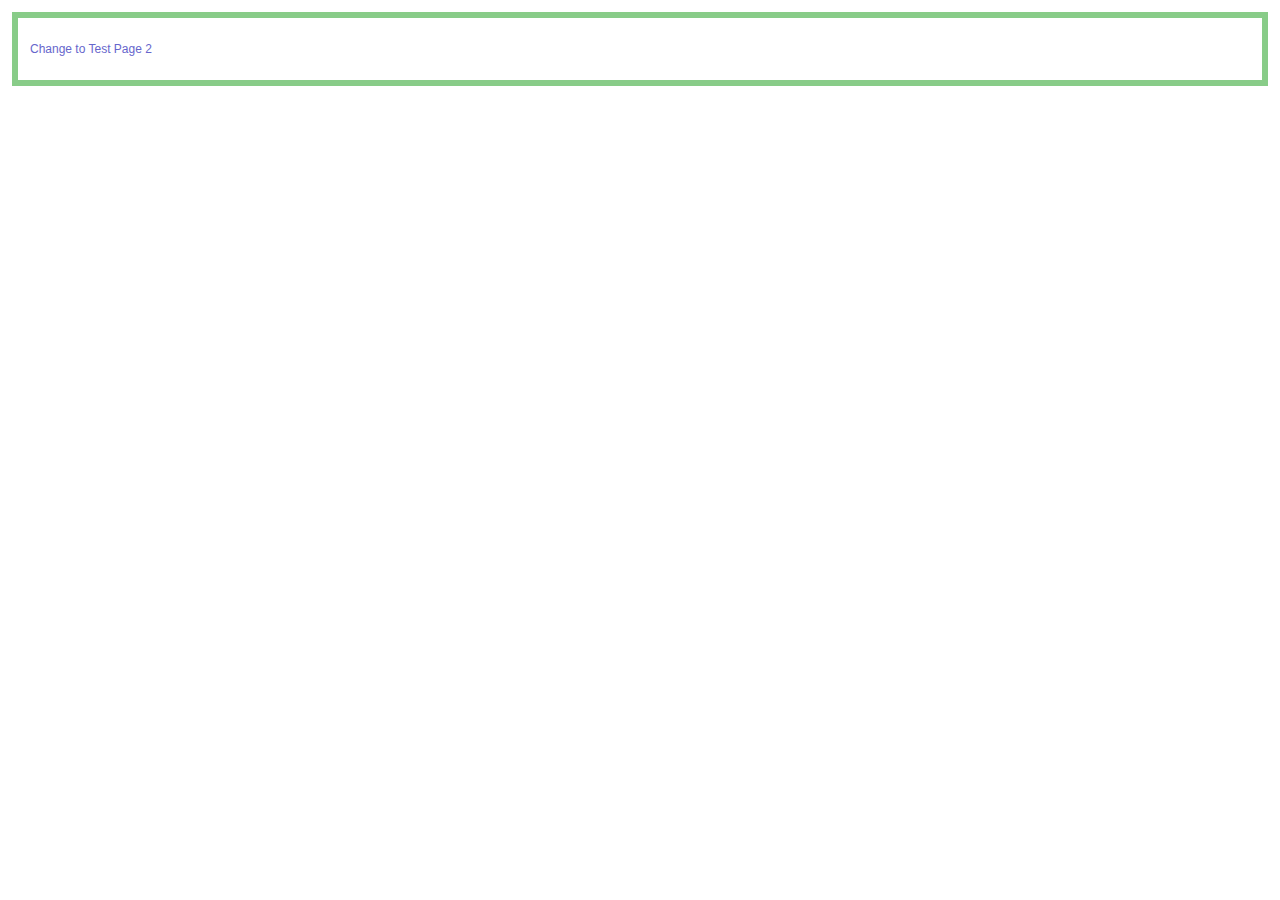
<file: ie/html5shiv/test/iframe.1-1.html>
<!doctype html>
<html>
	<head>
		<meta charset="utf-8">
		<title>Test 1</title>
		<link rel="stylesheet" href="style.css">
		<script src="../src/html5shiv-printshiv.js"></script>
	</head>
	<body>
		<section>
			<p><a href="iframe.1-2.html">Change to Test Page 2</a></p>
		</section>
	</body>
</html>
</file>
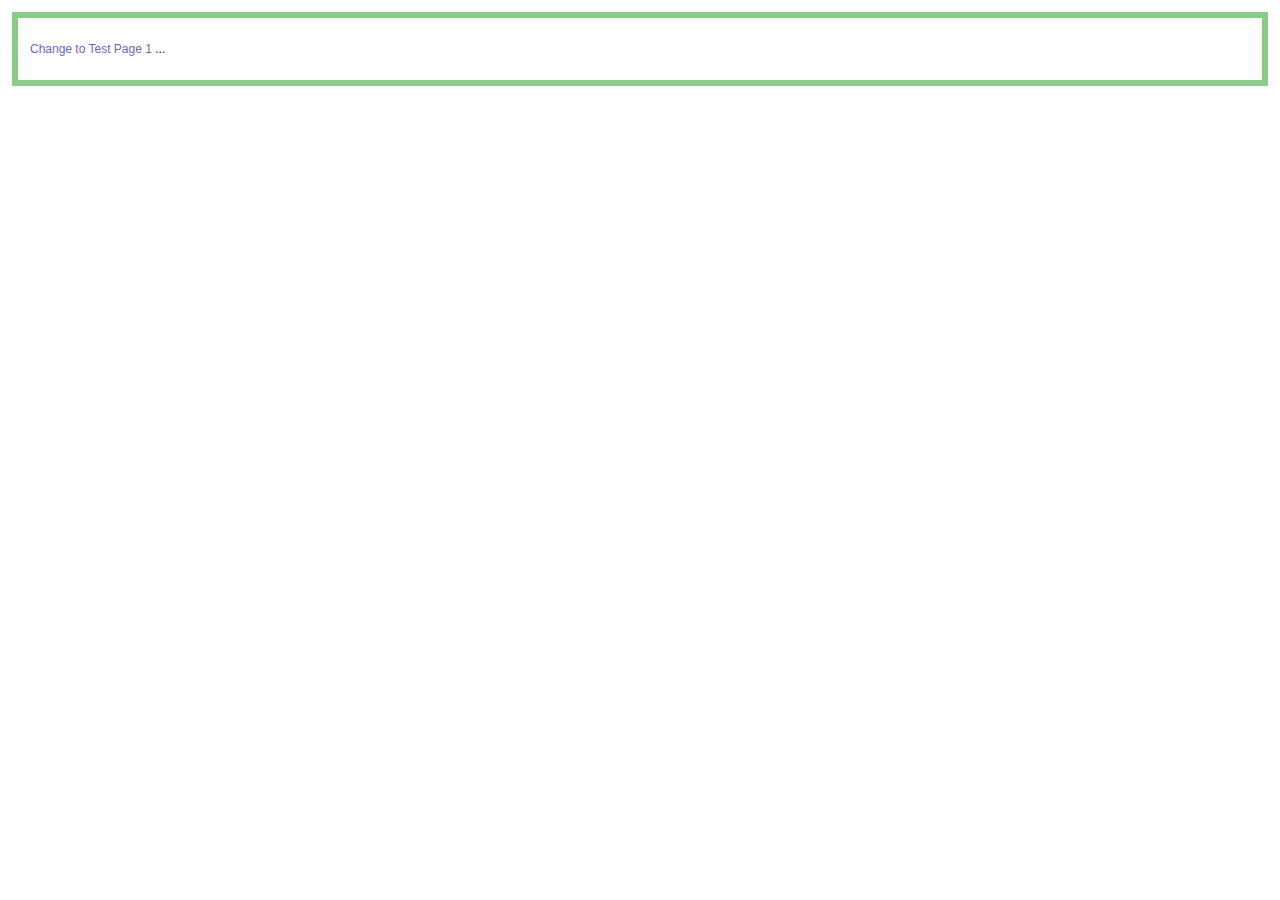
<file: ie/html5shiv/test/iframe.1-2.html>
<!doctype html>
<html>
	<head>
		<meta charset="utf-8">
		<title>Test 2</title>
		<link rel="stylesheet" href="style.css">
		<script src="../src/html5shiv-printshiv.js"></script>
	<body>
		<section>
			<p><a href="iframe.1-1.html">Change to Test Page 1</a> <span contenteditable>...</span></p>
		</section>
	</body>
</html>
</file>
<file: ie/html5shiv/test/style.css>
@import url(style.all.css);
@import url(style.print.css);
</file>
<file: fonts/stylesheet.css>
@font-face {
    font-family: 'NanumGothic';
    src: url('hinted-NanumGothic.eot');
    src: url('hinted-NanumGothic.eot?#iefix') format('embedded-opentype'),
        url('hinted-NanumGothic.woff2') format('woff2'),
        url('hinted-NanumGothic.woff') format('woff'),
        url('hinted-NanumGothic.ttf') format('truetype'),
        url('hinted-NanumGothic.svg#NanumGothic') format('svg');
    font-weight: normal;
    font-style: normal;
}

@font-face {
    font-family: 'NanumGothicExtraBold';
    src: url('hinted-NanumGothicExtraBold.eot');
    src: url('hinted-NanumGothicExtraBold.eot?#iefix') format('embedded-opentype'),
        url('hinted-NanumGothicExtraBold.woff2') format('woff2'),
        url('hinted-NanumGothicExtraBold.woff') format('woff'),
        url('hinted-NanumGothicExtraBold.ttf') format('truetype'),
        url('hinted-NanumGothicExtraBold.svg#NanumGothicExtraBold') format('svg');
    font-weight: 800;
    font-style: normal;
}

@font-face {
    font-family: 'NanumGothic';
    src: url('hinted-NanumGothicBold.eot');
    src: url('hinted-NanumGothicBold.eot?#iefix') format('embedded-opentype'),
        url('hinted-NanumGothicBold.woff2') format('woff2'),
        url('hinted-NanumGothicBold.woff') format('woff'),
        url('hinted-NanumGothicBold.ttf') format('truetype'),
        url('hinted-NanumGothicBold.svg#NanumGothicBold') format('svg');
    font-weight: bold;
    font-style: normal;
}
</file>
<file: css/src/about/about_all.css>
@import url("../common/r_headBox.css");
@import url("about_introBox.css");
@import url("about_memberBox.css");
@import url("../common/r_footBox.css");
</file>
<file: css/src/contact/contact_all.css>
@import url("../common/r_headBox.css");
@import url("contact_contactBox.css");
@import url("contact_customerBox.css");
@import url("../common/r_footBox.css");
</file>
<file: css/src/works/all_works.css>
@import url("../common/r_headBox.css");
@import url("works_worksBox.css");
@import url("../common/r_footBox.css");
</file>
<file: fonts/nanum/stylesheet.css>
@font-face {
    font-family: 'NanumBarunGothic';
    src: url('hinted-NanumBarunGothicLight.eot');
    src: url('hinted-NanumBarunGothicLight.eot?#iefix') format('embedded-opentype'),
        url('hinted-NanumBarunGothicLight.woff2') format('woff2'),
        url('hinted-NanumBarunGothicLight.woff') format('woff'),
        url('hinted-NanumBarunGothicLight.ttf') format('truetype'),
        url('hinted-NanumBarunGothicLight.svg#NanumBarunGothicLight') format('svg');
    font-weight: 300;
    font-style: normal;
}

@font-face {
    font-family: 'NanumBarunGothic';
    src: url('hinted-NanumBarunGothicUltraLight.eot');
    src: url('hinted-NanumBarunGothicUltraLight.eot?#iefix') format('embedded-opentype'),
        url('hinted-NanumBarunGothicUltraLight.woff2') format('woff2'),
        url('hinted-NanumBarunGothicUltraLight.woff') format('woff'),
        url('hinted-NanumBarunGothicUltraLight.ttf') format('truetype'),
        url('hinted-NanumBarunGothicUltraLight.svg#NanumBarunGothicUltraLight') format('svg');
    font-weight: 200;
    font-style: normal;
}

@font-face {
    font-family: 'NanumBarunGothic';
    src: url('hinted-NanumBarunGothic.eot');
    src: url('hinted-NanumBarunGothic.eot?#iefix') format('embedded-opentype'),
        url('hinted-NanumBarunGothic.woff2') format('woff2'),
        url('hinted-NanumBarunGothic.woff') format('woff'),
        url('hinted-NanumBarunGothic.ttf') format('truetype'),
        url('hinted-NanumBarunGothic.svg#NanumBarunGothic') format('svg');
    font-weight: normal;
    font-style: normal;
}

@font-face {
    font-family: 'NanumBarunGothic';
    src: url('hinted-NanumBarunGothicBold.eot');
    src: url('hinted-NanumBarunGothicBold.eot?#iefix') format('embedded-opentype'),
        url('hinted-NanumBarunGothicBold.woff2') format('woff2'),
        url('hinted-NanumBarunGothicBold.woff') format('woff'),
        url('hinted-NanumBarunGothicBold.ttf') format('truetype'),
        url('hinted-NanumBarunGothicBold.svg#NanumBarunGothicBold') format('svg');
    font-weight: bold;
    font-style: normal;
}
</file>
<file: fontawesome5/css/all.css>
/*!
 * Font Awesome Free 5.1.0 by @fontawesome - https://fontawesome.com
 * License - https://fontawesome.com/license (Icons: CC BY 4.0, Fonts: SIL OFL 1.1, Code: MIT License)
 */
.fa,.fab,.fal,.far,.fas{-moz-osx-font-smoothing:grayscale;-webkit-font-smoothing:antialiased;display:inline-block;font-style:normal;font-variant:normal;text-rendering:auto;line-height:1}.fa-lg{font-size:1.33333em;line-height:.75em;vertical-align:-.0667em}.fa-xs{font-size:.75em}.fa-sm{font-size:.875em}.fa-1x{font-size:1em}.fa-2x{font-size:2em}.fa-3x{font-size:3em}.fa-4x{font-size:4em}.fa-5x{font-size:5em}.fa-6x{font-size:6em}.fa-7x{font-size:7em}.fa-8x{font-size:8em}.fa-9x{font-size:9em}.fa-10x{font-size:10em}.fa-fw{text-align:center;width:1.25em}.fa-ul{list-style-type:none;margin-left:2.5em;padding-left:0}.fa-ul>li{position:relative}.fa-li{left:-2em;position:absolute;text-align:center;width:2em;line-height:inherit}.fa-border{border:.08em solid #eee;border-radius:.1em;padding:.2em .25em .15em}.fa-pull-left{float:left}.fa-pull-right{float:right}.fa.fa-pull-left,.fab.fa-pull-left,.fal.fa-pull-left,.far.fa-pull-left,.fas.fa-pull-left{margin-right:.3em}.fa.fa-pull-right,.fab.fa-pull-right,.fal.fa-pull-right,.far.fa-pull-right,.fas.fa-pull-right{margin-left:.3em}.fa-spin{animation:a 2s infinite linear}.fa-pulse{animation:a 1s infinite steps(8)}@keyframes a{0%{transform:rotate(0deg)}to{transform:rotate(1turn)}}.fa-rotate-90{-ms-filter:"progid:DXImageTransform.Microsoft.BasicImage(rotation=1)";transform:rotate(90deg)}.fa-rotate-180{-ms-filter:"progid:DXImageTransform.Microsoft.BasicImage(rotation=2)";transform:rotate(180deg)}.fa-rotate-270{-ms-filter:"progid:DXImageTransform.Microsoft.BasicImage(rotation=3)";transform:rotate(270deg)}.fa-flip-horizontal{-ms-filter:"progid:DXImageTransform.Microsoft.BasicImage(rotation=0, mirror=1)";transform:scaleX(-1)}.fa-flip-vertical{transform:scaleY(-1)}.fa-flip-horizontal.fa-flip-vertical,.fa-flip-vertical{-ms-filter:"progid:DXImageTransform.Microsoft.BasicImage(rotation=2, mirror=1)"}.fa-flip-horizontal.fa-flip-vertical{transform:scale(-1)}:root .fa-flip-horizontal,:root .fa-flip-vertical,:root .fa-rotate-90,:root .fa-rotate-180,:root .fa-rotate-270{-webkit-filter:none;filter:none}.fa-stack{display:inline-block;height:2em;line-height:2em;position:relative;vertical-align:middle;width:2em}.fa-stack-1x,.fa-stack-2x{left:0;position:absolute;text-align:center;width:100%}.fa-stack-1x{line-height:inherit}.fa-stack-2x{font-size:2em}.fa-inverse{color:#fff}.fa-500px:before{content:"\f26e"}.fa-accessible-icon:before{content:"\f368"}.fa-accusoft:before{content:"\f369"}.fa-address-book:before{content:"\f2b9"}.fa-address-card:before{content:"\f2bb"}.fa-adjust:before{content:"\f042"}.fa-adn:before{content:"\f170"}.fa-adversal:before{content:"\f36a"}.fa-affiliatetheme:before{content:"\f36b"}.fa-algolia:before{content:"\f36c"}.fa-align-center:before{content:"\f037"}.fa-align-justify:before{content:"\f039"}.fa-align-left:before{content:"\f036"}.fa-align-right:before{content:"\f038"}.fa-allergies:before{content:"\f461"}.fa-amazon:before{content:"\f270"}.fa-amazon-pay:before{content:"\f42c"}.fa-ambulance:before{content:"\f0f9"}.fa-american-sign-language-interpreting:before{content:"\f2a3"}.fa-amilia:before{content:"\f36d"}.fa-anchor:before{content:"\f13d"}.fa-android:before{content:"\f17b"}.fa-angellist:before{content:"\f209"}.fa-angle-double-down:before{content:"\f103"}.fa-angle-double-left:before{content:"\f100"}.fa-angle-double-right:before{content:"\f101"}.fa-angle-double-up:before{content:"\f102"}.fa-angle-down:before{content:"\f107"}.fa-angle-left:before{content:"\f104"}.fa-angle-right:before{content:"\f105"}.fa-angle-up:before{content:"\f106"}.fa-angry:before{content:"\f556"}.fa-angrycreative:before{content:"\f36e"}.fa-angular:before{content:"\f420"}.fa-app-store:before{content:"\f36f"}.fa-app-store-ios:before{content:"\f370"}.fa-apper:before{content:"\f371"}.fa-apple:before{content:"\f179"}.fa-apple-pay:before{content:"\f415"}.fa-archive:before{content:"\f187"}.fa-archway:before{content:"\f557"}.fa-arrow-alt-circle-down:before{content:"\f358"}.fa-arrow-alt-circle-left:before{content:"\f359"}.fa-arrow-alt-circle-right:before{content:"\f35a"}.fa-arrow-alt-circle-up:before{content:"\f35b"}.fa-arrow-circle-down:before{content:"\f0ab"}.fa-arrow-circle-left:before{content:"\f0a8"}.fa-arrow-circle-right:before{content:"\f0a9"}.fa-arrow-circle-up:before{content:"\f0aa"}.fa-arrow-down:before{content:"\f063"}.fa-arrow-left:before{content:"\f060"}.fa-arrow-right:before{content:"\f061"}.fa-arrow-up:before{content:"\f062"}.fa-arrows-alt:before{content:"\f0b2"}.fa-arrows-alt-h:before{content:"\f337"}.fa-arrows-alt-v:before{content:"\f338"}.fa-assistive-listening-systems:before{content:"\f2a2"}.fa-asterisk:before{content:"\f069"}.fa-asymmetrik:before{content:"\f372"}.fa-at:before{content:"\f1fa"}.fa-atlas:before{content:"\f558"}.fa-audible:before{content:"\f373"}.fa-audio-description:before{content:"\f29e"}.fa-autoprefixer:before{content:"\f41c"}.fa-avianex:before{content:"\f374"}.fa-aviato:before{content:"\f421"}.fa-award:before{content:"\f559"}.fa-aws:before{content:"\f375"}.fa-backspace:before{content:"\f55a"}.fa-backward:before{content:"\f04a"}.fa-balance-scale:before{content:"\f24e"}.fa-ban:before{content:"\f05e"}.fa-band-aid:before{content:"\f462"}.fa-bandcamp:before{content:"\f2d5"}.fa-barcode:before{content:"\f02a"}.fa-bars:before{content:"\f0c9"}.fa-baseball-ball:before{content:"\f433"}.fa-basketball-ball:before{content:"\f434"}.fa-bath:before{content:"\f2cd"}.fa-battery-empty:before{content:"\f244"}.fa-battery-full:before{content:"\f240"}.fa-battery-half:before{content:"\f242"}.fa-battery-quarter:before{content:"\f243"}.fa-battery-three-quarters:before{content:"\f241"}.fa-bed:before{content:"\f236"}.fa-beer:before{content:"\f0fc"}.fa-behance:before{content:"\f1b4"}.fa-behance-square:before{content:"\f1b5"}.fa-bell:before{content:"\f0f3"}.fa-bell-slash:before{content:"\f1f6"}.fa-bezier-curve:before{content:"\f55b"}.fa-bicycle:before{content:"\f206"}.fa-bimobject:before{content:"\f378"}.fa-binoculars:before{content:"\f1e5"}.fa-birthday-cake:before{content:"\f1fd"}.fa-bitbucket:before{content:"\f171"}.fa-bitcoin:before{content:"\f379"}.fa-bity:before{content:"\f37a"}.fa-black-tie:before{content:"\f27e"}.fa-blackberry:before{content:"\f37b"}.fa-blender:before{content:"\f517"}.fa-blind:before{content:"\f29d"}.fa-blogger:before{content:"\f37c"}.fa-blogger-b:before{content:"\f37d"}.fa-bluetooth:before{content:"\f293"}.fa-bluetooth-b:before{content:"\f294"}.fa-bold:before{content:"\f032"}.fa-bolt:before{content:"\f0e7"}.fa-bomb:before{content:"\f1e2"}.fa-bong:before{content:"\f55c"}.fa-book:before{content:"\f02d"}.fa-book-open:before{content:"\f518"}.fa-bookmark:before{content:"\f02e"}.fa-bowling-ball:before{content:"\f436"}.fa-box:before{content:"\f466"}.fa-box-open:before{content:"\f49e"}.fa-boxes:before{content:"\f468"}.fa-braille:before{content:"\f2a1"}.fa-briefcase:before{content:"\f0b1"}.fa-briefcase-medical:before{content:"\f469"}.fa-broadcast-tower:before{content:"\f519"}.fa-broom:before{content:"\f51a"}.fa-brush:before{content:"\f55d"}.fa-btc:before{content:"\f15a"}.fa-bug:before{content:"\f188"}.fa-building:before{content:"\f1ad"}.fa-bullhorn:before{content:"\f0a1"}.fa-bullseye:before{content:"\f140"}.fa-burn:before{content:"\f46a"}.fa-buromobelexperte:before{content:"\f37f"}.fa-bus:before{content:"\f207"}.fa-bus-alt:before{content:"\f55e"}.fa-buysellads:before{content:"\f20d"}.fa-calculator:before{content:"\f1ec"}.fa-calendar:before{content:"\f133"}.fa-calendar-alt:before{content:"\f073"}.fa-calendar-check:before{content:"\f274"}.fa-calendar-minus:before{content:"\f272"}.fa-calendar-plus:before{content:"\f271"}.fa-calendar-times:before{content:"\f273"}.fa-camera:before{content:"\f030"}.fa-camera-retro:before{content:"\f083"}.fa-cannabis:before{content:"\f55f"}.fa-capsules:before{content:"\f46b"}.fa-car:before{content:"\f1b9"}.fa-caret-down:before{content:"\f0d7"}.fa-caret-left:before{content:"\f0d9"}.fa-caret-right:before{content:"\f0da"}.fa-caret-square-down:before{content:"\f150"}.fa-caret-square-left:before{content:"\f191"}.fa-caret-square-right:before{content:"\f152"}.fa-caret-square-up:before{content:"\f151"}.fa-caret-up:before{content:"\f0d8"}.fa-cart-arrow-down:before{content:"\f218"}.fa-cart-plus:before{content:"\f217"}.fa-cc-amazon-pay:before{content:"\f42d"}.fa-cc-amex:before{content:"\f1f3"}.fa-cc-apple-pay:before{content:"\f416"}.fa-cc-diners-club:before{content:"\f24c"}.fa-cc-discover:before{content:"\f1f2"}.fa-cc-jcb:before{content:"\f24b"}.fa-cc-mastercard:before{content:"\f1f1"}.fa-cc-paypal:before{content:"\f1f4"}.fa-cc-stripe:before{content:"\f1f5"}.fa-cc-visa:before{content:"\f1f0"}.fa-centercode:before{content:"\f380"}.fa-certificate:before{content:"\f0a3"}.fa-chalkboard:before{content:"\f51b"}.fa-chalkboard-teacher:before{content:"\f51c"}.fa-chart-area:before{content:"\f1fe"}.fa-chart-bar:before{content:"\f080"}.fa-chart-line:before{content:"\f201"}.fa-chart-pie:before{content:"\f200"}.fa-check:before{content:"\f00c"}.fa-check-circle:before{content:"\f058"}.fa-check-double:before{content:"\f560"}.fa-check-square:before{content:"\f14a"}.fa-chess:before{content:"\f439"}.fa-chess-bishop:before{content:"\f43a"}.fa-chess-board:before{content:"\f43c"}.fa-chess-king:before{content:"\f43f"}.fa-chess-knight:before{content:"\f441"}.fa-chess-pawn:before{content:"\f443"}.fa-chess-queen:before{content:"\f445"}.fa-chess-rook:before{content:"\f447"}.fa-chevron-circle-down:before{content:"\f13a"}.fa-chevron-circle-left:before{content:"\f137"}.fa-chevron-circle-right:before{content:"\f138"}.fa-chevron-circle-up:before{content:"\f139"}.fa-chevron-down:before{content:"\f078"}.fa-chevron-left:before{content:"\f053"}.fa-chevron-right:before{content:"\f054"}.fa-chevron-up:before{content:"\f077"}.fa-child:before{content:"\f1ae"}.fa-chrome:before{content:"\f268"}.fa-church:before{content:"\f51d"}.fa-circle:before{content:"\f111"}.fa-circle-notch:before{content:"\f1ce"}.fa-clipboard:before{content:"\f328"}.fa-clipboard-check:before{content:"\f46c"}.fa-clipboard-list:before{content:"\f46d"}.fa-clock:before{content:"\f017"}.fa-clone:before{content:"\f24d"}.fa-closed-captioning:before{content:"\f20a"}.fa-cloud:before{content:"\f0c2"}.fa-cloud-download-alt:before{content:"\f381"}.fa-cloud-upload-alt:before{content:"\f382"}.fa-cloudscale:before{content:"\f383"}.fa-cloudsmith:before{content:"\f384"}.fa-cloudversify:before{content:"\f385"}.fa-cocktail:before{content:"\f561"}.fa-code:before{content:"\f121"}.fa-code-branch:before{content:"\f126"}.fa-codepen:before{content:"\f1cb"}.fa-codiepie:before{content:"\f284"}.fa-coffee:before{content:"\f0f4"}.fa-cog:before{content:"\f013"}.fa-cogs:before{content:"\f085"}.fa-coins:before{content:"\f51e"}.fa-columns:before{content:"\f0db"}.fa-comment:before{content:"\f075"}.fa-comment-alt:before{content:"\f27a"}.fa-comment-dots:before{content:"\f4ad"}.fa-comment-slash:before{content:"\f4b3"}.fa-comments:before{content:"\f086"}.fa-compact-disc:before{content:"\f51f"}.fa-compass:before{content:"\f14e"}.fa-compress:before{content:"\f066"}.fa-concierge-bell:before{content:"\f562"}.fa-connectdevelop:before{content:"\f20e"}.fa-contao:before{content:"\f26d"}.fa-cookie:before{content:"\f563"}.fa-cookie-bite:before{content:"\f564"}.fa-copy:before{content:"\f0c5"}.fa-copyright:before{content:"\f1f9"}.fa-couch:before{content:"\f4b8"}.fa-cpanel:before{content:"\f388"}.fa-creative-commons:before{content:"\f25e"}.fa-creative-commons-by:before{content:"\f4e7"}.fa-creative-commons-nc:before{content:"\f4e8"}.fa-creative-commons-nc-eu:before{content:"\f4e9"}.fa-creative-commons-nc-jp:before{content:"\f4ea"}.fa-creative-commons-nd:before{content:"\f4eb"}.fa-creative-commons-pd:before{content:"\f4ec"}.fa-creative-commons-pd-alt:before{content:"\f4ed"}.fa-creative-commons-remix:before{content:"\f4ee"}.fa-creative-commons-sa:before{content:"\f4ef"}.fa-creative-commons-sampling:before{content:"\f4f0"}.fa-creative-commons-sampling-plus:before{content:"\f4f1"}.fa-creative-commons-share:before{content:"\f4f2"}.fa-credit-card:before{content:"\f09d"}.fa-crop:before{content:"\f125"}.fa-crop-alt:before{content:"\f565"}.fa-crosshairs:before{content:"\f05b"}.fa-crow:before{content:"\f520"}.fa-crown:before{content:"\f521"}.fa-css3:before{content:"\f13c"}.fa-css3-alt:before{content:"\f38b"}.fa-cube:before{content:"\f1b2"}.fa-cubes:before{content:"\f1b3"}.fa-cut:before{content:"\f0c4"}.fa-cuttlefish:before{content:"\f38c"}.fa-d-and-d:before{content:"\f38d"}.fa-dashcube:before{content:"\f210"}.fa-database:before{content:"\f1c0"}.fa-deaf:before{content:"\f2a4"}.fa-delicious:before{content:"\f1a5"}.fa-deploydog:before{content:"\f38e"}.fa-deskpro:before{content:"\f38f"}.fa-desktop:before{content:"\f108"}.fa-deviantart:before{content:"\f1bd"}.fa-diagnoses:before{content:"\f470"}.fa-dice:before{content:"\f522"}.fa-dice-five:before{content:"\f523"}.fa-dice-four:before{content:"\f524"}.fa-dice-one:before{content:"\f525"}.fa-dice-six:before{content:"\f526"}.fa-dice-three:before{content:"\f527"}.fa-dice-two:before{content:"\f528"}.fa-digg:before{content:"\f1a6"}.fa-digital-ocean:before{content:"\f391"}.fa-digital-tachograph:before{content:"\f566"}.fa-discord:before{content:"\f392"}.fa-discourse:before{content:"\f393"}.fa-divide:before{content:"\f529"}.fa-dizzy:before{content:"\f567"}.fa-dna:before{content:"\f471"}.fa-dochub:before{content:"\f394"}.fa-docker:before{content:"\f395"}.fa-dollar-sign:before{content:"\f155"}.fa-dolly:before{content:"\f472"}.fa-dolly-flatbed:before{content:"\f474"}.fa-donate:before{content:"\f4b9"}.fa-door-closed:before{content:"\f52a"}.fa-door-open:before{content:"\f52b"}.fa-dot-circle:before{content:"\f192"}.fa-dove:before{content:"\f4ba"}.fa-download:before{content:"\f019"}.fa-draft2digital:before{content:"\f396"}.fa-drafting-compass:before{content:"\f568"}.fa-dribbble:before{content:"\f17d"}.fa-dribbble-square:before{content:"\f397"}.fa-dropbox:before{content:"\f16b"}.fa-drum:before{content:"\f569"}.fa-drum-steelpan:before{content:"\f56a"}.fa-drupal:before{content:"\f1a9"}.fa-dumbbell:before{content:"\f44b"}.fa-dyalog:before{content:"\f399"}.fa-earlybirds:before{content:"\f39a"}.fa-ebay:before{content:"\f4f4"}.fa-edge:before{content:"\f282"}.fa-edit:before{content:"\f044"}.fa-eject:before{content:"\f052"}.fa-elementor:before{content:"\f430"}.fa-ellipsis-h:before{content:"\f141"}.fa-ellipsis-v:before{content:"\f142"}.fa-ember:before{content:"\f423"}.fa-empire:before{content:"\f1d1"}.fa-envelope:before{content:"\f0e0"}.fa-envelope-open:before{content:"\f2b6"}.fa-envelope-square:before{content:"\f199"}.fa-envira:before{content:"\f299"}.fa-equals:before{content:"\f52c"}.fa-eraser:before{content:"\f12d"}.fa-erlang:before{content:"\f39d"}.fa-ethereum:before{content:"\f42e"}.fa-etsy:before{content:"\f2d7"}.fa-euro-sign:before{content:"\f153"}.fa-exchange-alt:before{content:"\f362"}.fa-exclamation:before{content:"\f12a"}.fa-exclamation-circle:before{content:"\f06a"}.fa-exclamation-triangle:before{content:"\f071"}.fa-expand:before{content:"\f065"}.fa-expand-arrows-alt:before{content:"\f31e"}.fa-expeditedssl:before{content:"\f23e"}.fa-external-link-alt:before{content:"\f35d"}.fa-external-link-square-alt:before{content:"\f360"}.fa-eye:before{content:"\f06e"}.fa-eye-dropper:before{content:"\f1fb"}.fa-eye-slash:before{content:"\f070"}.fa-facebook:before{content:"\f09a"}.fa-facebook-f:before{content:"\f39e"}.fa-facebook-messenger:before{content:"\f39f"}.fa-facebook-square:before{content:"\f082"}.fa-fast-backward:before{content:"\f049"}.fa-fast-forward:before{content:"\f050"}.fa-fax:before{content:"\f1ac"}.fa-feather:before{content:"\f52d"}.fa-feather-alt:before{content:"\f56b"}.fa-female:before{content:"\f182"}.fa-fighter-jet:before{content:"\f0fb"}.fa-file:before{content:"\f15b"}.fa-file-alt:before{content:"\f15c"}.fa-file-archive:before{content:"\f1c6"}.fa-file-audio:before{content:"\f1c7"}.fa-file-code:before{content:"\f1c9"}.fa-file-contract:before{content:"\f56c"}.fa-file-download:before{content:"\f56d"}.fa-file-excel:before{content:"\f1c3"}.fa-file-export:before{content:"\f56e"}.fa-file-image:before{content:"\f1c5"}.fa-file-import:before{content:"\f56f"}.fa-file-invoice:before{content:"\f570"}.fa-file-invoice-dollar:before{content:"\f571"}.fa-file-medical:before{content:"\f477"}.fa-file-medical-alt:before{content:"\f478"}.fa-file-pdf:before{content:"\f1c1"}.fa-file-powerpoint:before{content:"\f1c4"}.fa-file-prescription:before{content:"\f572"}.fa-file-signature:before{content:"\f573"}.fa-file-upload:before{content:"\f574"}.fa-file-video:before{content:"\f1c8"}.fa-file-word:before{content:"\f1c2"}.fa-fill:before{content:"\f575"}.fa-fill-drip:before{content:"\f576"}.fa-film:before{content:"\f008"}.fa-filter:before{content:"\f0b0"}.fa-fingerprint:before{content:"\f577"}.fa-fire:before{content:"\f06d"}.fa-fire-extinguisher:before{content:"\f134"}.fa-firefox:before{content:"\f269"}.fa-first-aid:before{content:"\f479"}.fa-first-order:before{content:"\f2b0"}.fa-first-order-alt:before{content:"\f50a"}.fa-firstdraft:before{content:"\f3a1"}.fa-fish:before{content:"\f578"}.fa-flag:before{content:"\f024"}.fa-flag-checkered:before{content:"\f11e"}.fa-flask:before{content:"\f0c3"}.fa-flickr:before{content:"\f16e"}.fa-flipboard:before{content:"\f44d"}.fa-flushed:before{content:"\f579"}.fa-fly:before{content:"\f417"}.fa-folder:before{content:"\f07b"}.fa-folder-open:before{content:"\f07c"}.fa-font:before{content:"\f031"}.fa-font-awesome:before{content:"\f2b4"}.fa-font-awesome-alt:before{content:"\f35c"}.fa-font-awesome-flag:before{content:"\f425"}.fa-font-awesome-logo-full:before{content:"\f4e6"}.fa-fonticons:before{content:"\f280"}.fa-fonticons-fi:before{content:"\f3a2"}.fa-football-ball:before{content:"\f44e"}.fa-fort-awesome:before{content:"\f286"}.fa-fort-awesome-alt:before{content:"\f3a3"}.fa-forumbee:before{content:"\f211"}.fa-forward:before{content:"\f04e"}.fa-foursquare:before{content:"\f180"}.fa-free-code-camp:before{content:"\f2c5"}.fa-freebsd:before{content:"\f3a4"}.fa-frog:before{content:"\f52e"}.fa-frown:before{content:"\f119"}.fa-frown-open:before{content:"\f57a"}.fa-fulcrum:before{content:"\f50b"}.fa-futbol:before{content:"\f1e3"}.fa-galactic-republic:before{content:"\f50c"}.fa-galactic-senate:before{content:"\f50d"}.fa-gamepad:before{content:"\f11b"}.fa-gas-pump:before{content:"\f52f"}.fa-gavel:before{content:"\f0e3"}.fa-gem:before{content:"\f3a5"}.fa-genderless:before{content:"\f22d"}.fa-get-pocket:before{content:"\f265"}.fa-gg:before{content:"\f260"}.fa-gg-circle:before{content:"\f261"}.fa-gift:before{content:"\f06b"}.fa-git:before{content:"\f1d3"}.fa-git-square:before{content:"\f1d2"}.fa-github:before{content:"\f09b"}.fa-github-alt:before{content:"\f113"}.fa-github-square:before{content:"\f092"}.fa-gitkraken:before{content:"\f3a6"}.fa-gitlab:before{content:"\f296"}.fa-gitter:before{content:"\f426"}.fa-glass-martini:before{content:"\f000"}.fa-glass-martini-alt:before{content:"\f57b"}.fa-glasses:before{content:"\f530"}.fa-glide:before{content:"\f2a5"}.fa-glide-g:before{content:"\f2a6"}.fa-globe:before{content:"\f0ac"}.fa-globe-africa:before{content:"\f57c"}.fa-globe-americas:before{content:"\f57d"}.fa-globe-asia:before{content:"\f57e"}.fa-gofore:before{content:"\f3a7"}.fa-golf-ball:before{content:"\f450"}.fa-goodreads:before{content:"\f3a8"}.fa-goodreads-g:before{content:"\f3a9"}.fa-google:before{content:"\f1a0"}.fa-google-drive:before{content:"\f3aa"}.fa-google-play:before{content:"\f3ab"}.fa-google-plus:before{content:"\f2b3"}.fa-google-plus-g:before{content:"\f0d5"}.fa-google-plus-square:before{content:"\f0d4"}.fa-google-wallet:before{content:"\f1ee"}.fa-graduation-cap:before{content:"\f19d"}.fa-gratipay:before{content:"\f184"}.fa-grav:before{content:"\f2d6"}.fa-greater-than:before{content:"\f531"}.fa-greater-than-equal:before{content:"\f532"}.fa-grimace:before{content:"\f57f"}.fa-grin:before{content:"\f580"}.fa-grin-alt:before{content:"\f581"}.fa-grin-beam:before{content:"\f582"}.fa-grin-beam-sweat:before{content:"\f583"}.fa-grin-hearts:before{content:"\f584"}.fa-grin-squint:before{content:"\f585"}.fa-grin-squint-tears:before{content:"\f586"}.fa-grin-stars:before{content:"\f587"}.fa-grin-tears:before{content:"\f588"}.fa-grin-tongue:before{content:"\f589"}.fa-grin-tongue-squint:before{content:"\f58a"}.fa-grin-tongue-wink:before{content:"\f58b"}.fa-grin-wink:before{content:"\f58c"}.fa-grip-horizontal:before{content:"\f58d"}.fa-grip-vertical:before{content:"\f58e"}.fa-gripfire:before{content:"\f3ac"}.fa-grunt:before{content:"\f3ad"}.fa-gulp:before{content:"\f3ae"}.fa-h-square:before{content:"\f0fd"}.fa-hacker-news:before{content:"\f1d4"}.fa-hacker-news-square:before{content:"\f3af"}.fa-hand-holding:before{content:"\f4bd"}.fa-hand-holding-heart:before{content:"\f4be"}.fa-hand-holding-usd:before{content:"\f4c0"}.fa-hand-lizard:before{content:"\f258"}.fa-hand-paper:before{content:"\f256"}.fa-hand-peace:before{content:"\f25b"}.fa-hand-point-down:before{content:"\f0a7"}.fa-hand-point-left:before{content:"\f0a5"}.fa-hand-point-right:before{content:"\f0a4"}.fa-hand-point-up:before{content:"\f0a6"}.fa-hand-pointer:before{content:"\f25a"}.fa-hand-rock:before{content:"\f255"}.fa-hand-scissors:before{content:"\f257"}.fa-hand-spock:before{content:"\f259"}.fa-hands:before{content:"\f4c2"}.fa-hands-helping:before{content:"\f4c4"}.fa-handshake:before{content:"\f2b5"}.fa-hashtag:before{content:"\f292"}.fa-hdd:before{content:"\f0a0"}.fa-heading:before{content:"\f1dc"}.fa-headphones:before{content:"\f025"}.fa-headphones-alt:before{content:"\f58f"}.fa-headset:before{content:"\f590"}.fa-heart:before{content:"\f004"}.fa-heartbeat:before{content:"\f21e"}.fa-helicopter:before{content:"\f533"}.fa-highlighter:before{content:"\f591"}.fa-hips:before{content:"\f452"}.fa-hire-a-helper:before{content:"\f3b0"}.fa-history:before{content:"\f1da"}.fa-hockey-puck:before{content:"\f453"}.fa-home:before{content:"\f015"}.fa-hooli:before{content:"\f427"}.fa-hornbill:before{content:"\f592"}.fa-hospital:before{content:"\f0f8"}.fa-hospital-alt:before{content:"\f47d"}.fa-hospital-symbol:before{content:"\f47e"}.fa-hot-tub:before{content:"\f593"}.fa-hotel:before{content:"\f594"}.fa-hotjar:before{content:"\f3b1"}.fa-hourglass:before{content:"\f254"}.fa-hourglass-end:before{content:"\f253"}.fa-hourglass-half:before{content:"\f252"}.fa-hourglass-start:before{content:"\f251"}.fa-houzz:before{content:"\f27c"}.fa-html5:before{content:"\f13b"}.fa-hubspot:before{content:"\f3b2"}.fa-i-cursor:before{content:"\f246"}.fa-id-badge:before{content:"\f2c1"}.fa-id-card:before{content:"\f2c2"}.fa-id-card-alt:before{content:"\f47f"}.fa-image:before{content:"\f03e"}.fa-images:before{content:"\f302"}.fa-imdb:before{content:"\f2d8"}.fa-inbox:before{content:"\f01c"}.fa-indent:before{content:"\f03c"}.fa-industry:before{content:"\f275"}.fa-infinity:before{content:"\f534"}.fa-info:before{content:"\f129"}.fa-info-circle:before{content:"\f05a"}.fa-instagram:before{content:"\f16d"}.fa-internet-explorer:before{content:"\f26b"}.fa-ioxhost:before{content:"\f208"}.fa-italic:before{content:"\f033"}.fa-itunes:before{content:"\f3b4"}.fa-itunes-note:before{content:"\f3b5"}.fa-java:before{content:"\f4e4"}.fa-jedi-order:before{content:"\f50e"}.fa-jenkins:before{content:"\f3b6"}.fa-joget:before{content:"\f3b7"}.fa-joint:before{content:"\f595"}.fa-joomla:before{content:"\f1aa"}.fa-js:before{content:"\f3b8"}.fa-js-square:before{content:"\f3b9"}.fa-jsfiddle:before{content:"\f1cc"}.fa-key:before{content:"\f084"}.fa-keybase:before{content:"\f4f5"}.fa-keyboard:before{content:"\f11c"}.fa-keycdn:before{content:"\f3ba"}.fa-kickstarter:before{content:"\f3bb"}.fa-kickstarter-k:before{content:"\f3bc"}.fa-kiss:before{content:"\f596"}.fa-kiss-beam:before{content:"\f597"}.fa-kiss-wink-heart:before{content:"\f598"}.fa-kiwi-bird:before{content:"\f535"}.fa-korvue:before{content:"\f42f"}.fa-language:before{content:"\f1ab"}.fa-laptop:before{content:"\f109"}.fa-laravel:before{content:"\f3bd"}.fa-lastfm:before{content:"\f202"}.fa-lastfm-square:before{content:"\f203"}.fa-laugh:before{content:"\f599"}.fa-laugh-beam:before{content:"\f59a"}.fa-laugh-squint:before{content:"\f59b"}.fa-laugh-wink:before{content:"\f59c"}.fa-leaf:before{content:"\f06c"}.fa-leanpub:before{content:"\f212"}.fa-lemon:before{content:"\f094"}.fa-less:before{content:"\f41d"}.fa-less-than:before{content:"\f536"}.fa-less-than-equal:before{content:"\f537"}.fa-level-down-alt:before{content:"\f3be"}.fa-level-up-alt:before{content:"\f3bf"}.fa-life-ring:before{content:"\f1cd"}.fa-lightbulb:before{content:"\f0eb"}.fa-line:before{content:"\f3c0"}.fa-link:before{content:"\f0c1"}.fa-linkedin:before{content:"\f08c"}.fa-linkedin-in:before{content:"\f0e1"}.fa-linode:before{content:"\f2b8"}.fa-linux:before{content:"\f17c"}.fa-lira-sign:before{content:"\f195"}.fa-list:before{content:"\f03a"}.fa-list-alt:before{content:"\f022"}.fa-list-ol:before{content:"\f0cb"}.fa-list-ul:before{content:"\f0ca"}.fa-location-arrow:before{content:"\f124"}.fa-lock:before{content:"\f023"}.fa-lock-open:before{content:"\f3c1"}.fa-long-arrow-alt-down:before{content:"\f309"}.fa-long-arrow-alt-left:before{content:"\f30a"}.fa-long-arrow-alt-right:before{content:"\f30b"}.fa-long-arrow-alt-up:before{content:"\f30c"}.fa-low-vision:before{content:"\f2a8"}.fa-luggage-cart:before{content:"\f59d"}.fa-lyft:before{content:"\f3c3"}.fa-magento:before{content:"\f3c4"}.fa-magic:before{content:"\f0d0"}.fa-magnet:before{content:"\f076"}.fa-mailchimp:before{content:"\f59e"}.fa-male:before{content:"\f183"}.fa-mandalorian:before{content:"\f50f"}.fa-map:before{content:"\f279"}.fa-map-marked:before{content:"\f59f"}.fa-map-marked-alt:before{content:"\f5a0"}.fa-map-marker:before{content:"\f041"}.fa-map-marker-alt:before{content:"\f3c5"}.fa-map-pin:before{content:"\f276"}.fa-map-signs:before{content:"\f277"}.fa-marker:before{content:"\f5a1"}.fa-mars:before{content:"\f222"}.fa-mars-double:before{content:"\f227"}.fa-mars-stroke:before{content:"\f229"}.fa-mars-stroke-h:before{content:"\f22b"}.fa-mars-stroke-v:before{content:"\f22a"}.fa-mastodon:before{content:"\f4f6"}.fa-maxcdn:before{content:"\f136"}.fa-medal:before{content:"\f5a2"}.fa-medapps:before{content:"\f3c6"}.fa-medium:before{content:"\f23a"}.fa-medium-m:before{content:"\f3c7"}.fa-medkit:before{content:"\f0fa"}.fa-medrt:before{content:"\f3c8"}.fa-meetup:before{content:"\f2e0"}.fa-megaport:before{content:"\f5a3"}.fa-meh:before{content:"\f11a"}.fa-meh-blank:before{content:"\f5a4"}.fa-meh-rolling-eyes:before{content:"\f5a5"}.fa-memory:before{content:"\f538"}.fa-mercury:before{content:"\f223"}.fa-microchip:before{content:"\f2db"}.fa-microphone:before{content:"\f130"}.fa-microphone-alt:before{content:"\f3c9"}.fa-microphone-alt-slash:before{content:"\f539"}.fa-microphone-slash:before{content:"\f131"}.fa-microsoft:before{content:"\f3ca"}.fa-minus:before{content:"\f068"}.fa-minus-circle:before{content:"\f056"}.fa-minus-square:before{content:"\f146"}.fa-mix:before{content:"\f3cb"}.fa-mixcloud:before{content:"\f289"}.fa-mizuni:before{content:"\f3cc"}.fa-mobile:before{content:"\f10b"}.fa-mobile-alt:before{content:"\f3cd"}.fa-modx:before{content:"\f285"}.fa-monero:before{content:"\f3d0"}.fa-money-bill:before{content:"\f0d6"}.fa-money-bill-alt:before{content:"\f3d1"}.fa-money-bill-wave:before{content:"\f53a"}.fa-money-bill-wave-alt:before{content:"\f53b"}.fa-money-check:before{content:"\f53c"}.fa-money-check-alt:before{content:"\f53d"}.fa-monument:before{content:"\f5a6"}.fa-moon:before{content:"\f186"}.fa-mortar-pestle:before{content:"\f5a7"}.fa-motorcycle:before{content:"\f21c"}.fa-mouse-pointer:before{content:"\f245"}.fa-music:before{content:"\f001"}.fa-napster:before{content:"\f3d2"}.fa-neuter:before{content:"\f22c"}.fa-newspaper:before{content:"\f1ea"}.fa-nimblr:before{content:"\f5a8"}.fa-nintendo-switch:before{content:"\f418"}.fa-node:before{content:"\f419"}.fa-node-js:before{content:"\f3d3"}.fa-not-equal:before{content:"\f53e"}.fa-notes-medical:before{content:"\f481"}.fa-npm:before{content:"\f3d4"}.fa-ns8:before{content:"\f3d5"}.fa-nutritionix:before{content:"\f3d6"}.fa-object-group:before{content:"\f247"}.fa-object-ungroup:before{content:"\f248"}.fa-odnoklassniki:before{content:"\f263"}.fa-odnoklassniki-square:before{content:"\f264"}.fa-old-republic:before{content:"\f510"}.fa-opencart:before{content:"\f23d"}.fa-openid:before{content:"\f19b"}.fa-opera:before{content:"\f26a"}.fa-optin-monster:before{content:"\f23c"}.fa-osi:before{content:"\f41a"}.fa-outdent:before{content:"\f03b"}.fa-page4:before{content:"\f3d7"}.fa-pagelines:before{content:"\f18c"}.fa-paint-brush:before{content:"\f1fc"}.fa-paint-roller:before{content:"\f5aa"}.fa-palette:before{content:"\f53f"}.fa-palfed:before{content:"\f3d8"}.fa-pallet:before{content:"\f482"}.fa-paper-plane:before{content:"\f1d8"}.fa-paperclip:before{content:"\f0c6"}.fa-parachute-box:before{content:"\f4cd"}.fa-paragraph:before{content:"\f1dd"}.fa-parking:before{content:"\f540"}.fa-passport:before{content:"\f5ab"}.fa-paste:before{content:"\f0ea"}.fa-patreon:before{content:"\f3d9"}.fa-pause:before{content:"\f04c"}.fa-pause-circle:before{content:"\f28b"}.fa-paw:before{content:"\f1b0"}.fa-paypal:before{content:"\f1ed"}.fa-pen:before{content:"\f304"}.fa-pen-alt:before{content:"\f305"}.fa-pen-fancy:before{content:"\f5ac"}.fa-pen-nib:before{content:"\f5ad"}.fa-pen-square:before{content:"\f14b"}.fa-pencil-alt:before{content:"\f303"}.fa-pencil-ruler:before{content:"\f5ae"}.fa-people-carry:before{content:"\f4ce"}.fa-percent:before{content:"\f295"}.fa-percentage:before{content:"\f541"}.fa-periscope:before{content:"\f3da"}.fa-phabricator:before{content:"\f3db"}.fa-phoenix-framework:before{content:"\f3dc"}.fa-phoenix-squadron:before{content:"\f511"}.fa-phone:before{content:"\f095"}.fa-phone-slash:before{content:"\f3dd"}.fa-phone-square:before{content:"\f098"}.fa-phone-volume:before{content:"\f2a0"}.fa-php:before{content:"\f457"}.fa-pied-piper:before{content:"\f2ae"}.fa-pied-piper-alt:before{content:"\f1a8"}.fa-pied-piper-hat:before{content:"\f4e5"}.fa-pied-piper-pp:before{content:"\f1a7"}.fa-piggy-bank:before{content:"\f4d3"}.fa-pills:before{content:"\f484"}.fa-pinterest:before{content:"\f0d2"}.fa-pinterest-p:before{content:"\f231"}.fa-pinterest-square:before{content:"\f0d3"}.fa-plane:before{content:"\f072"}.fa-plane-arrival:before{content:"\f5af"}.fa-plane-departure:before{content:"\f5b0"}.fa-play:before{content:"\f04b"}.fa-play-circle:before{content:"\f144"}.fa-playstation:before{content:"\f3df"}.fa-plug:before{content:"\f1e6"}.fa-plus:before{content:"\f067"}.fa-plus-circle:before{content:"\f055"}.fa-plus-square:before{content:"\f0fe"}.fa-podcast:before{content:"\f2ce"}.fa-poo:before{content:"\f2fe"}.fa-portrait:before{content:"\f3e0"}.fa-pound-sign:before{content:"\f154"}.fa-power-off:before{content:"\f011"}.fa-prescription:before{content:"\f5b1"}.fa-prescription-bottle:before{content:"\f485"}.fa-prescription-bottle-alt:before{content:"\f486"}.fa-print:before{content:"\f02f"}.fa-procedures:before{content:"\f487"}.fa-product-hunt:before{content:"\f288"}.fa-project-diagram:before{content:"\f542"}.fa-pushed:before{content:"\f3e1"}.fa-puzzle-piece:before{content:"\f12e"}.fa-python:before{content:"\f3e2"}.fa-qq:before{content:"\f1d6"}.fa-qrcode:before{content:"\f029"}.fa-question:before{content:"\f128"}.fa-question-circle:before{content:"\f059"}.fa-quidditch:before{content:"\f458"}.fa-quinscape:before{content:"\f459"}.fa-quora:before{content:"\f2c4"}.fa-quote-left:before{content:"\f10d"}.fa-quote-right:before{content:"\f10e"}.fa-r-project:before{content:"\f4f7"}.fa-random:before{content:"\f074"}.fa-ravelry:before{content:"\f2d9"}.fa-react:before{content:"\f41b"}.fa-readme:before{content:"\f4d5"}.fa-rebel:before{content:"\f1d0"}.fa-receipt:before{content:"\f543"}.fa-recycle:before{content:"\f1b8"}.fa-red-river:before{content:"\f3e3"}.fa-reddit:before{content:"\f1a1"}.fa-reddit-alien:before{content:"\f281"}.fa-reddit-square:before{content:"\f1a2"}.fa-redo:before{content:"\f01e"}.fa-redo-alt:before{content:"\f2f9"}.fa-registered:before{content:"\f25d"}.fa-rendact:before{content:"\f3e4"}.fa-renren:before{content:"\f18b"}.fa-reply:before{content:"\f3e5"}.fa-reply-all:before{content:"\f122"}.fa-replyd:before{content:"\f3e6"}.fa-researchgate:before{content:"\f4f8"}.fa-resolving:before{content:"\f3e7"}.fa-retweet:before{content:"\f079"}.fa-ribbon:before{content:"\f4d6"}.fa-road:before{content:"\f018"}.fa-robot:before{content:"\f544"}.fa-rocket:before{content:"\f135"}.fa-rocketchat:before{content:"\f3e8"}.fa-rockrms:before{content:"\f3e9"}.fa-rss:before{content:"\f09e"}.fa-rss-square:before{content:"\f143"}.fa-ruble-sign:before{content:"\f158"}.fa-ruler:before{content:"\f545"}.fa-ruler-combined:before{content:"\f546"}.fa-ruler-horizontal:before{content:"\f547"}.fa-ruler-vertical:before{content:"\f548"}.fa-rupee-sign:before{content:"\f156"}.fa-sad-cry:before{content:"\f5b3"}.fa-sad-tear:before{content:"\f5b4"}.fa-safari:before{content:"\f267"}.fa-sass:before{content:"\f41e"}.fa-save:before{content:"\f0c7"}.fa-schlix:before{content:"\f3ea"}.fa-school:before{content:"\f549"}.fa-screwdriver:before{content:"\f54a"}.fa-scribd:before{content:"\f28a"}.fa-search:before{content:"\f002"}.fa-search-minus:before{content:"\f010"}.fa-search-plus:before{content:"\f00e"}.fa-searchengin:before{content:"\f3eb"}.fa-seedling:before{content:"\f4d8"}.fa-sellcast:before{content:"\f2da"}.fa-sellsy:before{content:"\f213"}.fa-server:before{content:"\f233"}.fa-servicestack:before{content:"\f3ec"}.fa-share:before{content:"\f064"}.fa-share-alt:before{content:"\f1e0"}.fa-share-alt-square:before{content:"\f1e1"}.fa-share-square:before{content:"\f14d"}.fa-shekel-sign:before{content:"\f20b"}.fa-shield-alt:before{content:"\f3ed"}.fa-ship:before{content:"\f21a"}.fa-shipping-fast:before{content:"\f48b"}.fa-shirtsinbulk:before{content:"\f214"}.fa-shoe-prints:before{content:"\f54b"}.fa-shopping-bag:before{content:"\f290"}.fa-shopping-basket:before{content:"\f291"}.fa-shopping-cart:before{content:"\f07a"}.fa-shopware:before{content:"\f5b5"}.fa-shower:before{content:"\f2cc"}.fa-shuttle-van:before{content:"\f5b6"}.fa-sign:before{content:"\f4d9"}.fa-sign-in-alt:before{content:"\f2f6"}.fa-sign-language:before{content:"\f2a7"}.fa-sign-out-alt:before{content:"\f2f5"}.fa-signal:before{content:"\f012"}.fa-signature:before{content:"\f5b7"}.fa-simplybuilt:before{content:"\f215"}.fa-sistrix:before{content:"\f3ee"}.fa-sitemap:before{content:"\f0e8"}.fa-sith:before{content:"\f512"}.fa-skull:before{content:"\f54c"}.fa-skyatlas:before{content:"\f216"}.fa-skype:before{content:"\f17e"}.fa-slack:before{content:"\f198"}.fa-slack-hash:before{content:"\f3ef"}.fa-sliders-h:before{content:"\f1de"}.fa-slideshare:before{content:"\f1e7"}.fa-smile:before{content:"\f118"}.fa-smile-beam:before{content:"\f5b8"}.fa-smile-wink:before{content:"\f4da"}.fa-smoking:before{content:"\f48d"}.fa-smoking-ban:before{content:"\f54d"}.fa-snapchat:before{content:"\f2ab"}.fa-snapchat-ghost:before{content:"\f2ac"}.fa-snapchat-square:before{content:"\f2ad"}.fa-snowflake:before{content:"\f2dc"}.fa-solar-panel:before{content:"\f5ba"}.fa-sort:before{content:"\f0dc"}.fa-sort-alpha-down:before{content:"\f15d"}.fa-sort-alpha-up:before{content:"\f15e"}.fa-sort-amount-down:before{content:"\f160"}.fa-sort-amount-up:before{content:"\f161"}.fa-sort-down:before{content:"\f0dd"}.fa-sort-numeric-down:before{content:"\f162"}.fa-sort-numeric-up:before{content:"\f163"}.fa-sort-up:before{content:"\f0de"}.fa-soundcloud:before{content:"\f1be"}.fa-spa:before{content:"\f5bb"}.fa-space-shuttle:before{content:"\f197"}.fa-speakap:before{content:"\f3f3"}.fa-spinner:before{content:"\f110"}.fa-splotch:before{content:"\f5bc"}.fa-spotify:before{content:"\f1bc"}.fa-spray-can:before{content:"\f5bd"}.fa-square:before{content:"\f0c8"}.fa-square-full:before{content:"\f45c"}.fa-squarespace:before{content:"\f5be"}.fa-stack-exchange:before{content:"\f18d"}.fa-stack-overflow:before{content:"\f16c"}.fa-stamp:before{content:"\f5bf"}.fa-star:before{content:"\f005"}.fa-star-half:before{content:"\f089"}.fa-star-half-alt:before{content:"\f5c0"}.fa-staylinked:before{content:"\f3f5"}.fa-steam:before{content:"\f1b6"}.fa-steam-square:before{content:"\f1b7"}.fa-steam-symbol:before{content:"\f3f6"}.fa-step-backward:before{content:"\f048"}.fa-step-forward:before{content:"\f051"}.fa-stethoscope:before{content:"\f0f1"}.fa-sticker-mule:before{content:"\f3f7"}.fa-sticky-note:before{content:"\f249"}.fa-stop:before{content:"\f04d"}.fa-stop-circle:before{content:"\f28d"}.fa-stopwatch:before{content:"\f2f2"}.fa-store:before{content:"\f54e"}.fa-store-alt:before{content:"\f54f"}.fa-strava:before{content:"\f428"}.fa-stream:before{content:"\f550"}.fa-street-view:before{content:"\f21d"}.fa-strikethrough:before{content:"\f0cc"}.fa-stripe:before{content:"\f429"}.fa-stripe-s:before{content:"\f42a"}.fa-stroopwafel:before{content:"\f551"}.fa-studiovinari:before{content:"\f3f8"}.fa-stumbleupon:before{content:"\f1a4"}.fa-stumbleupon-circle:before{content:"\f1a3"}.fa-subscript:before{content:"\f12c"}.fa-subway:before{content:"\f239"}.fa-suitcase:before{content:"\f0f2"}.fa-suitcase-rolling:before{content:"\f5c1"}.fa-sun:before{content:"\f185"}.fa-superpowers:before{content:"\f2dd"}.fa-superscript:before{content:"\f12b"}.fa-supple:before{content:"\f3f9"}.fa-surprise:before{content:"\f5c2"}.fa-swatchbook:before{content:"\f5c3"}.fa-swimmer:before{content:"\f5c4"}.fa-swimming-pool:before{content:"\f5c5"}.fa-sync:before{content:"\f021"}.fa-sync-alt:before{content:"\f2f1"}.fa-syringe:before{content:"\f48e"}.fa-table:before{content:"\f0ce"}.fa-table-tennis:before{content:"\f45d"}.fa-tablet:before{content:"\f10a"}.fa-tablet-alt:before{content:"\f3fa"}.fa-tablets:before{content:"\f490"}.fa-tachometer-alt:before{content:"\f3fd"}.fa-tag:before{content:"\f02b"}.fa-tags:before{content:"\f02c"}.fa-tape:before{content:"\f4db"}.fa-tasks:before{content:"\f0ae"}.fa-taxi:before{content:"\f1ba"}.fa-teamspeak:before{content:"\f4f9"}.fa-telegram:before{content:"\f2c6"}.fa-telegram-plane:before{content:"\f3fe"}.fa-tencent-weibo:before{content:"\f1d5"}.fa-terminal:before{content:"\f120"}.fa-text-height:before{content:"\f034"}.fa-text-width:before{content:"\f035"}.fa-th:before{content:"\f00a"}.fa-th-large:before{content:"\f009"}.fa-th-list:before{content:"\f00b"}.fa-themeco:before{content:"\f5c6"}.fa-themeisle:before{content:"\f2b2"}.fa-thermometer:before{content:"\f491"}.fa-thermometer-empty:before{content:"\f2cb"}.fa-thermometer-full:before{content:"\f2c7"}.fa-thermometer-half:before{content:"\f2c9"}.fa-thermometer-quarter:before{content:"\f2ca"}.fa-thermometer-three-quarters:before{content:"\f2c8"}.fa-thumbs-down:before{content:"\f165"}.fa-thumbs-up:before{content:"\f164"}.fa-thumbtack:before{content:"\f08d"}.fa-ticket-alt:before{content:"\f3ff"}.fa-times:before{content:"\f00d"}.fa-times-circle:before{content:"\f057"}.fa-tint:before{content:"\f043"}.fa-tint-slash:before{content:"\f5c7"}.fa-tired:before{content:"\f5c8"}.fa-toggle-off:before{content:"\f204"}.fa-toggle-on:before{content:"\f205"}.fa-toolbox:before{content:"\f552"}.fa-tooth:before{content:"\f5c9"}.fa-trade-federation:before{content:"\f513"}.fa-trademark:before{content:"\f25c"}.fa-train:before{content:"\f238"}.fa-transgender:before{content:"\f224"}.fa-transgender-alt:before{content:"\f225"}.fa-trash:before{content:"\f1f8"}.fa-trash-alt:before{content:"\f2ed"}.fa-tree:before{content:"\f1bb"}.fa-trello:before{content:"\f181"}.fa-tripadvisor:before{content:"\f262"}.fa-trophy:before{content:"\f091"}.fa-truck:before{content:"\f0d1"}.fa-truck-loading:before{content:"\f4de"}.fa-truck-moving:before{content:"\f4df"}.fa-tshirt:before{content:"\f553"}.fa-tty:before{content:"\f1e4"}.fa-tumblr:before{content:"\f173"}.fa-tumblr-square:before{content:"\f174"}.fa-tv:before{content:"\f26c"}.fa-twitch:before{content:"\f1e8"}.fa-twitter:before{content:"\f099"}.fa-twitter-square:before{content:"\f081"}.fa-typo3:before{content:"\f42b"}.fa-uber:before{content:"\f402"}.fa-uikit:before{content:"\f403"}.fa-umbrella:before{content:"\f0e9"}.fa-umbrella-beach:before{content:"\f5ca"}.fa-underline:before{content:"\f0cd"}.fa-undo:before{content:"\f0e2"}.fa-undo-alt:before{content:"\f2ea"}.fa-uniregistry:before{content:"\f404"}.fa-universal-access:before{content:"\f29a"}.fa-university:before{content:"\f19c"}.fa-unlink:before{content:"\f127"}.fa-unlock:before{content:"\f09c"}.fa-unlock-alt:before{content:"\f13e"}.fa-untappd:before{content:"\f405"}.fa-upload:before{content:"\f093"}.fa-usb:before{content:"\f287"}.fa-user:before{content:"\f007"}.fa-user-alt:before{content:"\f406"}.fa-user-alt-slash:before{content:"\f4fa"}.fa-user-astronaut:before{content:"\f4fb"}.fa-user-check:before{content:"\f4fc"}.fa-user-circle:before{content:"\f2bd"}.fa-user-clock:before{content:"\f4fd"}.fa-user-cog:before{content:"\f4fe"}.fa-user-edit:before{content:"\f4ff"}.fa-user-friends:before{content:"\f500"}.fa-user-graduate:before{content:"\f501"}.fa-user-lock:before{content:"\f502"}.fa-user-md:before{content:"\f0f0"}.fa-user-minus:before{content:"\f503"}.fa-user-ninja:before{content:"\f504"}.fa-user-plus:before{content:"\f234"}.fa-user-secret:before{content:"\f21b"}.fa-user-shield:before{content:"\f505"}.fa-user-slash:before{content:"\f506"}.fa-user-tag:before{content:"\f507"}.fa-user-tie:before{content:"\f508"}.fa-user-times:before{content:"\f235"}.fa-users:before{content:"\f0c0"}.fa-users-cog:before{content:"\f509"}.fa-ussunnah:before{content:"\f407"}.fa-utensil-spoon:before{content:"\f2e5"}.fa-utensils:before{content:"\f2e7"}.fa-vaadin:before{content:"\f408"}.fa-vector-square:before{content:"\f5cb"}.fa-venus:before{content:"\f221"}.fa-venus-double:before{content:"\f226"}.fa-venus-mars:before{content:"\f228"}.fa-viacoin:before{content:"\f237"}.fa-viadeo:before{content:"\f2a9"}.fa-viadeo-square:before{content:"\f2aa"}.fa-vial:before{content:"\f492"}.fa-vials:before{content:"\f493"}.fa-viber:before{content:"\f409"}.fa-video:before{content:"\f03d"}.fa-video-slash:before{content:"\f4e2"}.fa-vimeo:before{content:"\f40a"}.fa-vimeo-square:before{content:"\f194"}.fa-vimeo-v:before{content:"\f27d"}.fa-vine:before{content:"\f1ca"}.fa-vk:before{content:"\f189"}.fa-vnv:before{content:"\f40b"}.fa-volleyball-ball:before{content:"\f45f"}.fa-volume-down:before{content:"\f027"}.fa-volume-off:before{content:"\f026"}.fa-volume-up:before{content:"\f028"}.fa-vuejs:before{content:"\f41f"}.fa-walking:before{content:"\f554"}.fa-wallet:before{content:"\f555"}.fa-warehouse:before{content:"\f494"}.fa-weebly:before{content:"\f5cc"}.fa-weibo:before{content:"\f18a"}.fa-weight:before{content:"\f496"}.fa-weight-hanging:before{content:"\f5cd"}.fa-weixin:before{content:"\f1d7"}.fa-whatsapp:before{content:"\f232"}.fa-whatsapp-square:before{content:"\f40c"}.fa-wheelchair:before{content:"\f193"}.fa-whmcs:before{content:"\f40d"}.fa-wifi:before{content:"\f1eb"}.fa-wikipedia-w:before{content:"\f266"}.fa-window-close:before{content:"\f410"}.fa-window-maximize:before{content:"\f2d0"}.fa-window-minimize:before{content:"\f2d1"}.fa-window-restore:before{content:"\f2d2"}.fa-windows:before{content:"\f17a"}.fa-wine-glass:before{content:"\f4e3"}.fa-wine-glass-alt:before{content:"\f5ce"}.fa-wix:before{content:"\f5cf"}.fa-wolf-pack-battalion:before{content:"\f514"}.fa-won-sign:before{content:"\f159"}.fa-wordpress:before{content:"\f19a"}.fa-wordpress-simple:before{content:"\f411"}.fa-wpbeginner:before{content:"\f297"}.fa-wpexplorer:before{content:"\f2de"}.fa-wpforms:before{content:"\f298"}.fa-wrench:before{content:"\f0ad"}.fa-x-ray:before{content:"\f497"}.fa-xbox:before{content:"\f412"}.fa-xing:before{content:"\f168"}.fa-xing-square:before{content:"\f169"}.fa-y-combinator:before{content:"\f23b"}.fa-yahoo:before{content:"\f19e"}.fa-yandex:before{content:"\f413"}.fa-yandex-international:before{content:"\f414"}.fa-yelp:before{content:"\f1e9"}.fa-yen-sign:before{content:"\f157"}.fa-yoast:before{content:"\f2b1"}.fa-youtube:before{content:"\f167"}.fa-youtube-square:before{content:"\f431"}.sr-only{border:0;clip:rect(0,0,0,0);height:1px;margin:-1px;overflow:hidden;padding:0;position:absolute;width:1px}.sr-only-focusable:active,.sr-only-focusable:focus{clip:auto;height:auto;margin:0;overflow:visible;position:static;width:auto}@font-face{font-family:"Font Awesome 5 Brands";font-style:normal;font-weight:normal;src:url(../webfonts/fa-brands-400.eot);src:url(../webfonts/fa-brands-400.eot?#iefix) format("embedded-opentype"),url(../webfonts/fa-brands-400.woff2) format("woff2"),url(../webfonts/fa-brands-400.woff) format("woff"),url(../webfonts/fa-brands-400.ttf) format("truetype"),url(../webfonts/fa-brands-400.svg#fontawesome) format("svg")}.fab{font-family:"Font Awesome 5 Brands"}@font-face{font-family:"Font Awesome 5 Free";font-style:normal;font-weight:400;src:url(../webfonts/fa-regular-400.eot);src:url(../webfonts/fa-regular-400.eot?#iefix) format("embedded-opentype"),url(../webfonts/fa-regular-400.woff2) format("woff2"),url(../webfonts/fa-regular-400.woff) format("woff"),url(../webfonts/fa-regular-400.ttf) format("truetype"),url(../webfonts/fa-regular-400.svg#fontawesome) format("svg")}.far{font-weight:400}@font-face{font-family:"Font Awesome 5 Free";font-style:normal;font-weight:900;src:url(../webfonts/fa-solid-900.eot);src:url(../webfonts/fa-solid-900.eot?#iefix) format("embedded-opentype"),url(../webfonts/fa-solid-900.woff2) format("woff2"),url(../webfonts/fa-solid-900.woff) format("woff"),url(../webfonts/fa-solid-900.ttf) format("truetype"),url(../webfonts/fa-solid-900.svg#fontawesome) format("svg")}.fa,.far,.fas{font-family:"Font Awesome 5 Free"}.fa,.fas{font-weight:900}
</file>
